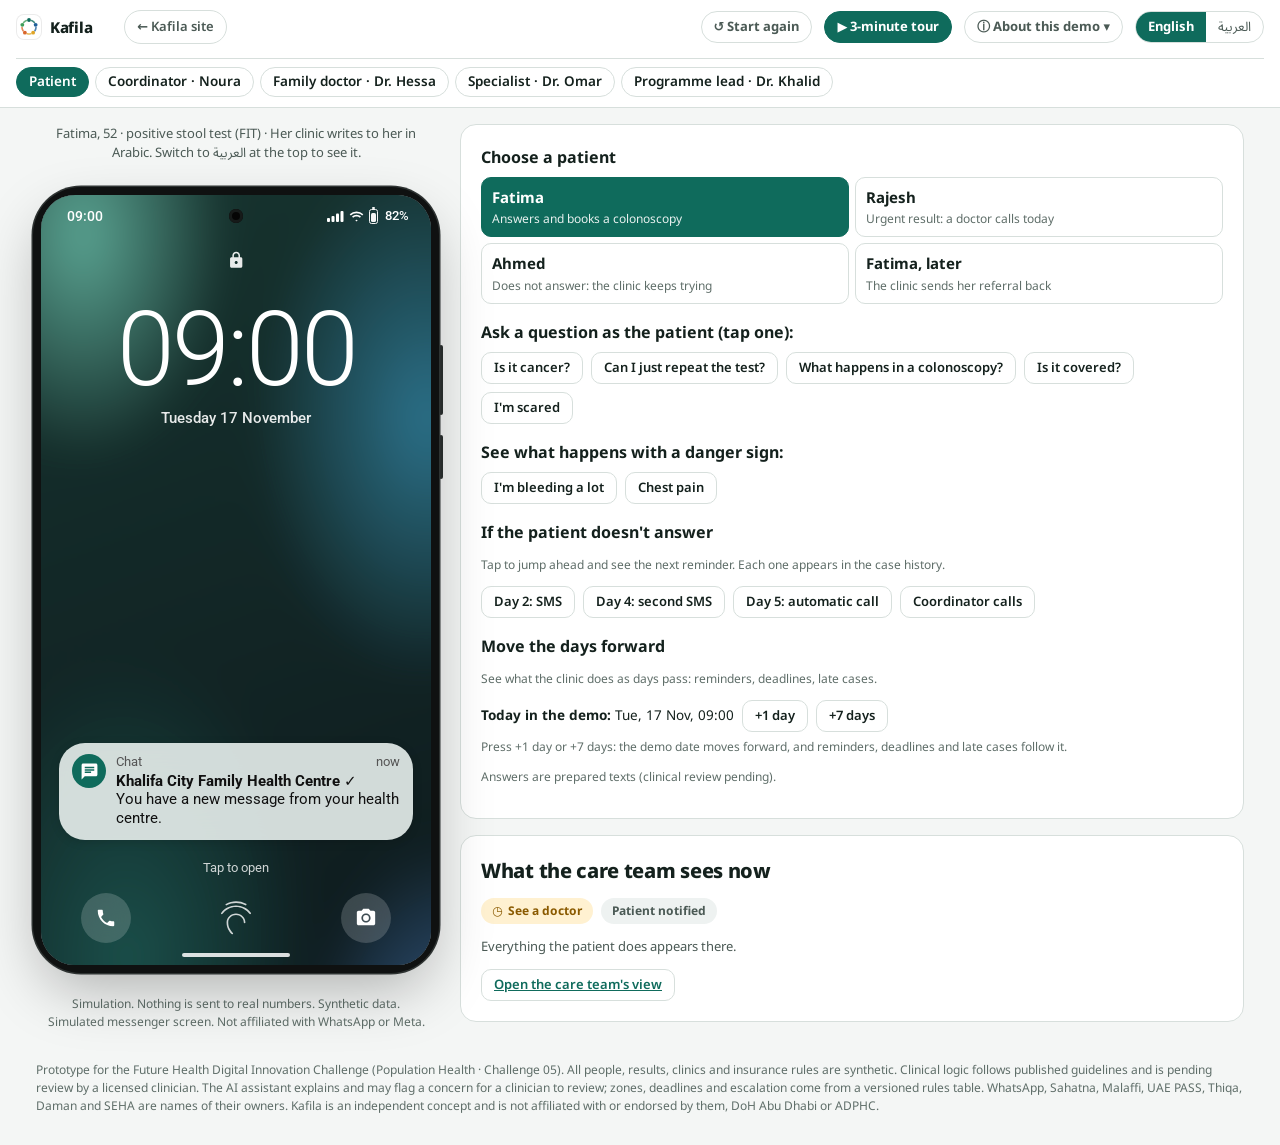
<file: prototype/index.html>
<!doctype html>
<html lang="en">
<head>
<meta charset="utf-8">
<meta name="viewport" content="width=device-width, initial-scale=1">
<title>Kafila</title>
<meta name="description" content="Kafila prototype: from an actionable screening result to documented care. Synthetic data only.">
<link rel="icon" href="img/kafila-favicon.svg" type="image/svg+xml">
<link rel="icon" href="img/kafila-favicon-32.png" sizes="32x32" type="image/png">
<link rel="apple-touch-icon" href="img/kafila-app-icon-180.png">
<link rel="manifest" href="manifest.webmanifest">
<link rel="preconnect" href="https://fonts.googleapis.com">
<link href="https://fonts.googleapis.com/css2?family=Inter:wght@400;600;700;800&family=Roboto:wght@300;400;500;700&family=Noto+Sans+Arabic:wght@400;600;700;800&display=swap" rel="stylesheet">
<link rel="stylesheet" href="css/app.css?v=50">
<link rel="stylesheet" href="css/tokens.css?v=50">
</head>
<body>
<header class="top">
  <div class="logo"><i><img src="img/kafila-mark.svg" alt=""></i>Kafila</div>
  <a class="site-link" href="../" title="Back to the Kafila site">← Kafila site</a>
  <span class="sp"></span>
  <span class="demo-pill">Prototype · synthetic data</span>
  <button class="demo-btn" data-dt="reset" title="Start the demo again from the beginning">↺ Start again</button>
  <button id="tourBtn" class="demo-btn primary-btn" aria-pressed="false" title="Open the 3-minute tour">▶ 3-minute tour</button>
  <span class="pick-wrap"><button id="aboutBtn" class="demo-btn" title="How the demo works and the AI safety test" aria-haspopup="true" aria-expanded="false">ⓘ About<span class="hide-sm"> this demo</span> ▾</button></span>
  <span class="p-lang lang-sw" role="group" aria-label="Language of the patient phone and the tour"><button data-glang="en" aria-pressed="true">English</button><button data-glang="ar" lang="ar" aria-pressed="false">العربية</button></span>
  <nav id="people" class="people" aria-label="Whose screen"></nav>
</header>
<div class="ctrl" aria-label="Demo controls" hidden>
  <label for="role" hidden>Show the screen of</label>
  <select id="role" hidden>
    <option value="patient">Fatima's phone (patient)</option>
    <option value="coordinator">Noura · coordinator</option>
    <option value="gp">Dr. Hessa · family doctor</option>
    <option value="specialist">Dr. Omar · GI specialist</option>
    <option value="clinlead">Dr. Mona · clinical lead</option>
    <option value="lead">Dr. Khalid · programme lead</option>
  </select>
  <label for="lang" hidden>Patient language</label>
  <select id="lang" hidden aria-describedby="langHint" title="Changes the patient's phone screens. Staff screens stay in English."><option value="ar">العربية</option><option value="en">English</option></select>
  <span class="tiny" id="langHint" hidden>(patient phone only)</span>
  <span>Try it yourself: ask a question as the patient, see a danger sign, move days forward to see reminders and deadlines, or reset the demo. <b>Now:</b> <span class="clock" id="clock"></span></span>
  <button id="ff1">+1 day</button><button id="ff7">+7 days</button>
  <button id="reset" title="Start the demo again">Reset demo</button>
</div>
<main id="view"></main>
<p class="foot">Prototype for the Future Health Digital Innovation Challenge (Population Health · Challenge 05). All people, results, clinics and insurance rules are synthetic. Clinical logic follows published guidelines and is pending review by a licensed clinician. The AI assistant explains and may flag a concern for a clinician to review; zones, deadlines and escalation come from a versioned rules table. WhatsApp, Sahatna, Malaffi, UAE PASS, Thiqa, Daman and SEHA are names of their owners. Kafila is an independent concept and is not affiliated with or endorsed by them, DoH Abu Dhabi or ADPHC.</p>
<script src="js/config.js?v=50"></script>
<script src="js/rules.js?v=50"></script>
<script src="js/i18n.js?v=50"></script>
<script src="js/store.js?v=50"></script>
<script src="js/agent.js?v=50"></script>
<script src="js/patient.js?v=50"></script>
<script src="js/team.js?v=50"></script>
<script src="js/tour.js?v=50"></script>
<script src="js/app.js?v=50"></script>
</body>
</html>
</file>
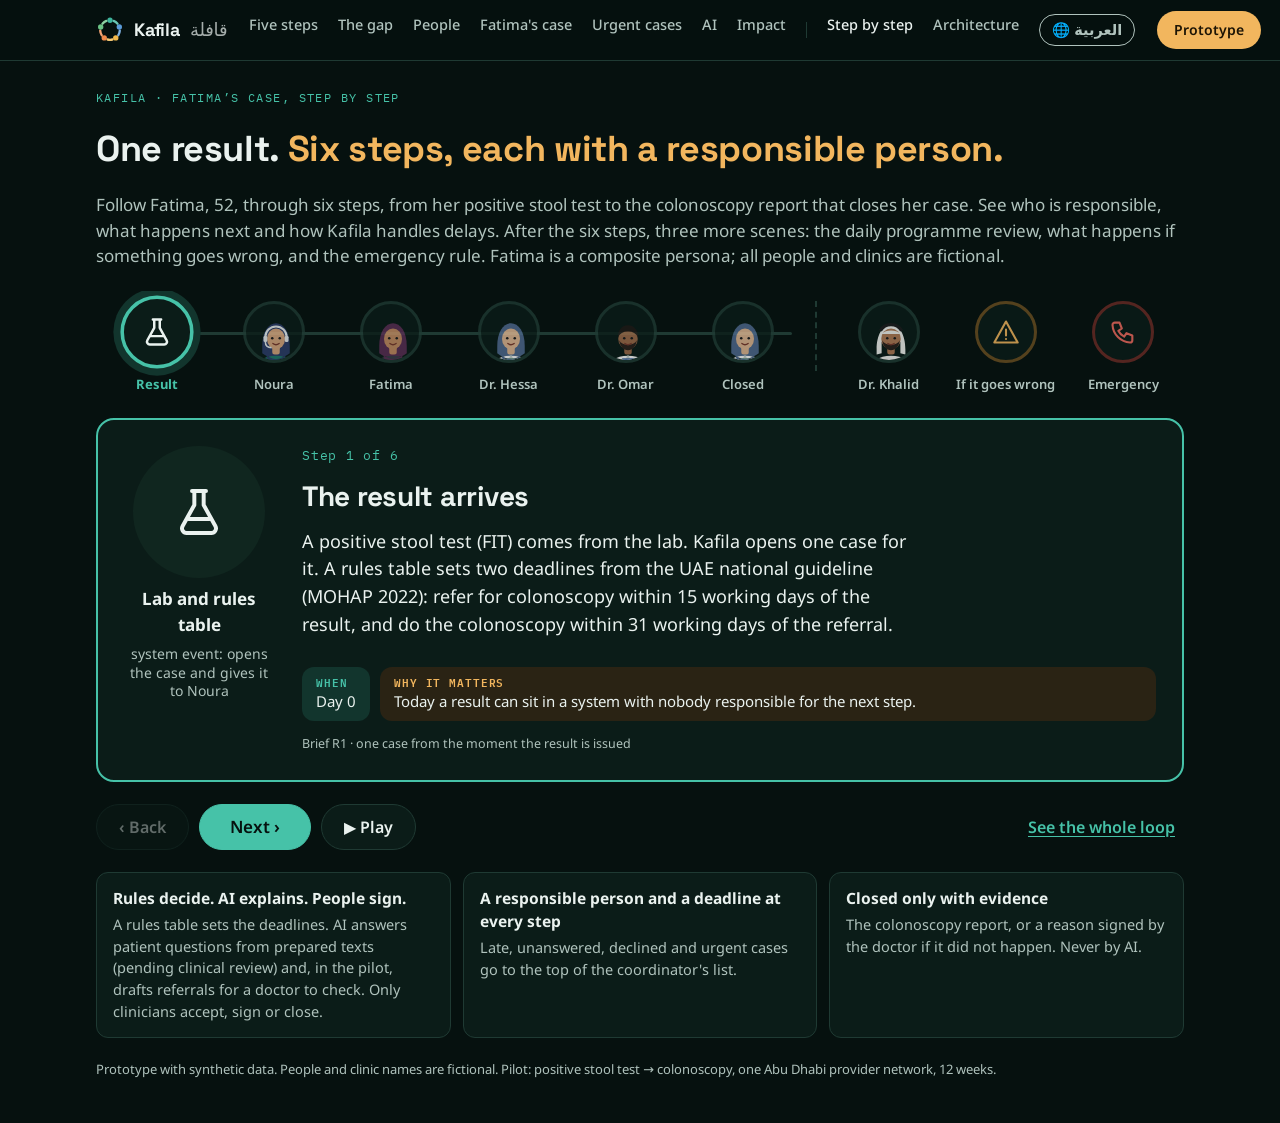
<file: care-loop.html>
<!doctype html>
<html lang="en"><head><meta charset="utf-8"><meta name="viewport" content="width=device-width,initial-scale=1"><title>Fatima’s case, step by step · Kafila</title><link rel="icon" href="data:image/svg+xml,%3Csvg%20xmlns%3D%22http%3A//www.w3.org/2000/svg%22%20viewBox%3D%220%200%20120%20120%22%20width%3D%22120%22%20height%3D%22120%22%20role%3D%22img%22%20aria-label%3D%22Kafila%22%3E%3Cg%20transform%3D%22translate%2860%2060%29%20scale%281.1%29%20translate%28-60%20-60%29%22%3E%3Cg%20id%3D%22mark%22%3E%3Cpath%20d%3D%22M75.19%2022.99%20A40%2040%200%200%201%2090.50%2034.12%22%20fill%3D%22none%22%20stroke%3D%22%23448c80%22%20stroke-width%3D%2213%22%20stroke-linecap%3D%22round%22/%3E%3Cpath%20d%3D%22M99.89%2063.01%20A40%2040%200%200%201%2094.04%2081.01%22%20fill%3D%22none%22%20stroke%3D%22%235082af%22%20stroke-width%3D%2213%22%20stroke-linecap%3D%22round%22/%3E%3Cpath%20d%3D%22M69.47%2098.86%20A40%2040%200%200%201%2050.53%2098.86%22%20fill%3D%22none%22%20stroke%3D%22%23e7b956%22%20stroke-width%3D%2213%22%20stroke-linecap%3D%22round%22/%3E%3Cpath%20d%3D%22M25.96%2081.01%20A40%2040%200%200%201%2020.11%2063.01%22%20fill%3D%22none%22%20stroke%3D%22%23e1885a%22%20stroke-width%3D%2213%22%20stroke-linecap%3D%22round%22/%3E%3Cpath%20d%3D%22M29.50%2034.12%20A40%2040%200%200%201%2044.81%2022.99%22%20fill%3D%22none%22%20stroke%3D%22%2369b37e%22%20stroke-width%3D%2213%22%20stroke-linecap%3D%22round%22/%3E%3Ccircle%20cx%3D%2260.00%22%20cy%3D%2220.00%22%20r%3D%2213%22%20fill%3D%22%230f6b5c%22/%3E%3Ccircle%20cx%3D%2298.04%22%20cy%3D%2247.64%22%20r%3D%2213%22%20fill%3D%22%231f5f99%22/%3E%3Ccircle%20cx%3D%2283.51%22%20cy%3D%2292.36%22%20r%3D%2213%22%20fill%3D%22%23e0a526%22/%3E%3Ccircle%20cx%3D%2236.49%22%20cy%3D%2292.36%22%20r%3D%2213%22%20fill%3D%22%23d9662b%22/%3E%3Ccircle%20cx%3D%2221.96%22%20cy%3D%2247.64%22%20r%3D%2213%22%20fill%3D%22%233f9e5a%22/%3E%3C/g%3E%3C/g%3E%3C/svg%3E">
<link rel="preconnect" href="https://fonts.googleapis.com"><link rel="stylesheet" href="https://fonts.googleapis.com/css2?family=Space+Grotesk:wght@500;600;700&family=Noto+Sans:wght@400;500;600;700&family=IBM+Plex+Mono:wght@500&display=swap">
<style>
/* Layout: one step at a time. A track of people across the top (where we are), one large card below (what happens now),
   Back / Next under the card. A final "whole loop" view shows every step with a one-line caption. Light only, by request. */
:root {
  --bg: #06110f; --card: #0b1c18; --ink: #eaf2ef; --ink-2: #b0c3bd; --line: #1f3a33;
  --green: #46c2a8; --green-2: #12352d; --tile: #10261f; --warn: #f2b65e; --warn-bg: #3a2a12;
  --red: #ef6a5f; --red-bg: #3a1714; --face-bg: #10261f; --sand: #2a2314; --sand-ink: #f2b65e;
  --f-text: "Noto Sans", system-ui, -apple-system, "Segoe UI", sans-serif;
  --f-mono: "IBM Plex Mono", ui-monospace, Menlo, Consolas, monospace;
  color-scheme: dark;
}
* { box-sizing: border-box; }
body { background: var(--bg); color: var(--ink); font-family: var(--f-text); font-size: 16px; line-height: 1.5; }
.wrap { max-width: 1120px; margin: 0 auto; padding-block: 28px 44px; padding-left: max(16px, env(safe-area-inset-left, 0px)); padding-right: max(16px, env(safe-area-inset-right, 0px)); display: grid; gap: 22px; }
.eyebrow { font-family: var(--f-mono); font-size: 12px; letter-spacing: .12em; color: var(--green); text-transform: uppercase; }
h1 { margin: 0; font-size: clamp(26px, 3.4vw, 36px); line-height: 1.15; text-wrap: balance; }
h1, .body h2 { font-family: "Space Grotesk", var(--f-text); letter-spacing: -0.01em; } h1 span { color: #f2b65e; }
.lead { margin: 0; color: var(--ink-2); font-size: 17px; }
button { font: inherit; cursor: pointer; }
button:focus-visible { outline: 3px solid var(--green); outline-offset: 3px; }

/* track */
.trackbox { overflow-x: auto; padding: 10px 2px 4px; }
.trackbox[hidden] { display: none; }
.track .sep { border-left: 2px dashed var(--line); height: 70px; justify-self: center; }
.track { display: grid; grid-template-columns: repeat(6, minmax(84px, 1fr)) 28px repeat(3, minmax(84px, 1fr)); align-items: start; min-width: 860px; position: relative; }
.track::before { content: ""; position: absolute; left: 5%; right: 36%; top: 31px; height: 3px; background: var(--line); border-radius: 2px; }
.node { position: relative; display: grid; justify-items: center; gap: 6px; background: none; border: 0; padding: 0 2px; color: var(--ink-2); }
.node .av { width: 62px; height: 62px; border-radius: 50%; background: var(--card); border: 3px solid var(--line); display: grid; place-items: center; overflow: hidden; transition: transform .2s, border-color .2s, opacity .2s; }
.node .av svg.f { width: 60px; height: 60px; margin-top: 8px; }
.node .av svg.i { width: 28px; height: 28px; fill: none; stroke: var(--ink); stroke-width: 1.8; stroke-linecap: round; stroke-linejoin: round; }
.node b { margin-top: 8px; font-size: 13px; font-weight: 600; line-height: 1.2; text-align: center; }
.node.past .av { border-color: var(--green); }
.node.past b { color: var(--ink); }
.node.now .av { border-color: var(--green); transform: scale(1.18); box-shadow: 0 0 0 6px var(--green-2); }
.node.now b { color: var(--green); font-weight: 700; }
.node.future .av { opacity: .78; }
.node.w .av { border-color: #6b4f22; } .node.w.now .av, .node.w.past .av { border-color: var(--warn); } .node.w.now b { color: var(--warn); } .node.w.now .av { box-shadow: 0 0 0 6px var(--warn-bg); }
.node.r .av { border-color: #6b2b26; } .node.r.now .av, .node.r.past .av { border-color: var(--red); } .node.r.now b { color: var(--red); } .node.r.now .av { box-shadow: 0 0 0 6px var(--red-bg); }
.node.w svg.i { stroke: var(--warn); } .node.r svg.i { stroke: var(--red); }

/* step card */
.stage { background: var(--card); border: 2px solid var(--green); border-radius: 18px; padding: 26px; display: grid; grid-template-columns: 150px minmax(0, 1fr); gap: 28px; min-height: 330px; }
.stage[hidden] { display: none; }
.stage.w { border-color: var(--warn); } .stage.r { border-color: var(--red); }
.who { display: grid; justify-items: center; align-content: start; gap: 8px; text-align: center; }
.who .big { width: 132px; height: 132px; border-radius: 50%; background: var(--face-bg); display: grid; place-items: center; overflow: hidden; }
.who .big svg.f { width: 128px; height: 128px; margin-top: 16px; }
.who .big svg.i { width: 56px; height: 56px; fill: none; stroke: var(--ink); stroke-width: 1.7; stroke-linecap: round; stroke-linejoin: round; }
.stage.w .who .big { background: var(--warn-bg); } .stage.w .who .big svg.i { stroke: var(--warn); }
.stage.r .who .big { background: var(--red-bg); } .stage.r .who .big svg.i { stroke: var(--red); }
.who b { font-size: 17px; } .who span { font-size: 14px; color: var(--ink-2); line-height: 1.3; }
.body { display: grid; gap: 14px; align-content: start; min-width: 0; }
.stepno { font-family: var(--f-mono); font-size: 13px; color: var(--green); letter-spacing: .06em; }
.stage.w .stepno { color: var(--warn); } .stage.r .stepno { color: var(--red); }
.body h2 { margin: 0; font-size: clamp(22px, 2.6vw, 28px); line-height: 1.2; }
.body .what { margin: 0; font-size: 18px; line-height: 1.55; max-width: 62ch; }
.facts { display: flex; flex-wrap: wrap; gap: 10px; }
.facts > div { border-radius: 12px; padding: 8px 14px; font-size: 15px; display: grid; gap: 1px; }
.facts small { font: 600 11px/1.3 var(--f-mono); letter-spacing: .08em; text-transform: uppercase; }
.f-when { background: var(--green-2); } .f-when small { color: var(--green); }
.f-why { background: var(--sand); flex: 1 1 320px; } .f-why small { color: var(--sand-ink); }
.helps { display: flex; flex-wrap: wrap; gap: 8px; align-items: center; font-size: 15px; }
.helps .lab { font-weight: 700; margin-right: 2px; }
.helps .chip { display: inline-flex; align-items: center; gap: 6px; border: 1.5px dashed var(--green); background: var(--green-2); border-radius: 99px; padding: 4px 12px; }
.helps .chip.person { border-style: solid; background: var(--card); }
.minis { display: grid; grid-template-columns: repeat(2, minmax(0, 1fr)); gap: 10px; }
.minis div { background: var(--warn-bg); border: 1px solid #5a4320; border-radius: 12px; padding: 10px 14px; display: grid; gap: 2px; }
.minis b { color: var(--warn); font-size: 16px; } .minis span { font-size: 14.5px; color: var(--ink-2); }
.req { font-size: 12.5px; color: var(--ink-2); }
@media (max-width: 720px) { .stage { grid-template-columns: 1fr; padding: 20px; gap: 16px; } .who { grid-template-columns: auto 1fr; justify-items: start; text-align: start; align-items: center; } .who .big { width: 84px; height: 84px; grid-row: span 2; } .who .big svg.f { width: 82px; height: 82px; margin-top: 10px; } .minis { grid-template-columns: 1fr; } }

/* controls */
.ctrl { display: flex; align-items: center; gap: 10px; flex-wrap: wrap; }
.ctrl button { min-height: 46px; border-radius: 99px; padding: 0 22px; border: 1.5px solid var(--line); background: var(--card); color: var(--ink); font-weight: 600; }
.ctrl .next { background: var(--green); color: #06110f; border-color: var(--green); font-size: 17px; padding: 0 30px; }
.ctrl .next.pulse { animation: pulse 1.8s ease-in-out infinite; }
@keyframes pulse { 0%, 100% { box-shadow: 0 0 0 0 rgba(23, 102, 58, .35); } 50% { box-shadow: 0 0 0 10px rgba(23, 102, 58, 0); } }
@media (prefers-reduced-motion: reduce) { .ctrl .next.pulse { animation: none; } .node .av { transition: none; } }
.ctrl button:disabled { opacity: .4; cursor: default; }
.ctrl button[hidden] { display: none; }
.ctrl .sp { flex: 1; }
.ctrl .ghost { border-color: transparent; background: transparent; color: var(--green); text-decoration: underline; text-underline-offset: 3px; padding: 0 8px; }

/* whole loop view */
.whole { display: grid; gap: 16px; }
.whole[hidden] { display: none; }
.wtrack { display: grid; grid-template-columns: repeat(6, minmax(0, 1fr)); gap: 10px; position: relative; }
.wtrack::before { content: ""; position: absolute; left: 7%; right: 7%; top: 58px; height: 3px; background: var(--green); opacity: .45; }
.wn { position: relative; display: grid; justify-items: center; align-content: start; gap: 6px; text-align: center; background: var(--card); border: 1px solid var(--line); border-radius: 14px; padding: 12px 8px 14px; }
.wn .av { width: 56px; height: 56px; border-radius: 50%; background: var(--face-bg); display: grid; place-items: center; overflow: hidden; position: relative; z-index: 1; }
.wn .av svg.f { width: 54px; height: 54px; margin-top: 7px; }
.wn .av svg.i { width: 26px; height: 26px; fill: none; stroke: var(--ink); stroke-width: 1.8; stroke-linecap: round; stroke-linejoin: round; }
.wn .k { font: 600 12px/1 var(--f-mono); color: var(--green); }
.wn b { font-size: 14px; line-height: 1.25; }
.wn em { font-style: normal; font-family: var(--f-mono); font-size: 11px; color: var(--green); background: var(--green-2); border-radius: 99px; padding: 1px 8px; }
.wrow { display: grid; grid-template-columns: minmax(0, 1fr) minmax(0, 1.4fr) minmax(0, 1fr); gap: 10px; }
.wbox { border-radius: 14px; padding: 14px 16px; display: grid; gap: 8px; align-content: start; }
.wbox.w { background: var(--warn-bg); border: 1px dashed var(--warn); } .wbox.r { background: var(--red-bg); border: 1px solid var(--red); }
.wbox.l { background: var(--card); border: 1px solid var(--line); }
.wbox h3 { margin: 0; font-size: 15px; } .wbox.w h3 { color: var(--warn); } .wbox.r h3 { color: var(--red); }
.wbox ul { margin: 0; padding-left: 18px; display: grid; gap: 3px; font-size: 14px; color: var(--ink-2); }
.wbox ul b { color: var(--ink); }
.wbox p { margin: 0; font-size: 14px; color: var(--ink-2); }
@media (max-width: 900px) { .wtrack { grid-template-columns: repeat(2, minmax(0, 1fr)); } .wtrack::before { display: none; } .wrow { grid-template-columns: 1fr; } }

.principles { display: grid; grid-template-columns: repeat(3, minmax(0, 1fr)); gap: 12px; }
.principles div { background: var(--card); border: 1px solid var(--line); border-radius: 12px; padding: 14px 16px; font-size: 14.5px; color: var(--ink-2); }
.principles b { display: block; color: var(--ink); font-size: 15.5px; margin-bottom: 4px; }
@media (max-width: 760px) { .principles { grid-template-columns: 1fr; } }
.foot { font-size: 13px; color: var(--ink-2); margin: 0; }

.topbar { display: flex; align-items: center; gap: 12px 20px; flex-wrap: wrap; font-size: 15px; padding: 14px 0; border-bottom: 1px solid var(--line); }
.topbar a { color: var(--ink-2); font-weight: 500; text-decoration: none; } .topbar a { font-size: 14.5px; } .topbar a:hover { color: var(--ink); text-decoration: none; } .topbar .home { font: 700 18px/1 "Space Grotesk", var(--f-text); } .topbar a.proto { background: #f2b65e; color: #1d1405; font-weight: 600; border-radius: 999px; padding: 8px 16px; } .topbar a.proto:hover { text-decoration: none; background: #f6c47b; }
.topbar a:hover { text-decoration: underline; text-underline-offset: 3px; }
.topbar .home { display: inline-flex; align-items: center; gap: 8px; color: var(--ink); }
.topbar .sp { flex: 1; }
:root { --night: #06110f; --teal: #46c2a8; --amber: #f2b65e; --display: "Space Grotesk", "Segoe UI", system-ui, sans-serif; --text: "Noto Sans", "Segoe UI", system-ui, sans-serif; --mono: "IBM Plex Mono", ui-monospace, monospace; }
/* top bar */
.top { position: sticky; top: env(safe-area-inset-top, 0px); z-index: 20; background: color-mix(in srgb, var(--night) 88%, transparent); backdrop-filter: blur(8px); border-bottom: 1px solid var(--line); }
.top .topin { display: flex; align-items: center; gap: 22px; height: 60px; }
.logo { display: flex; align-items: center; gap: 10px; font: 700 18px/1 var(--display); color: var(--ink); text-decoration: none; letter-spacing: -0.01em; }
.logo i.mk { background: none; }
.logo i { width: 28px; height: 28px; border-radius: 8px; background: var(--teal); color: var(--night); display: grid; place-items: center; font-style: normal; font-size: 16px; }
.top nav { display: flex; gap: 20px; margin-left: auto; }
.top nav .navsep { width: 1px; height: 16px; background: var(--line); align-self: center; }
.top nav a { color: var(--ink-2); text-decoration: none; font-size: 14.5px; font-weight: 500; }
.top nav a:hover { color: var(--ink); }
.btn { display: inline-flex; align-items: center; gap: 8px; min-height: 44px; padding: 0 20px; border-radius: 999px; font: 600 15px/1 var(--text); text-decoration: none; border: 1.5px solid transparent; cursor: pointer; }
.btn.solid { background: var(--amber); color: #1d1405; }
.btn.solid:hover { background: #f6c47b; }
.btn.line { border-color: var(--line); color: var(--ink); background: transparent; }
.btn.line:hover { border-color: var(--teal); }
.top .btn { min-height: 38px; padding: 0 16px; font-size: 14px; }
@media (max-width: 860px) { .top nav { display: none; } .top .btn { margin-left: auto; } }
.menubtn { display: none; }
@media (max-width: 860px) { .menubtn { display: inline-flex; align-items: center; white-space: nowrap; margin-left: auto; min-height: 38px; padding: 0 14px; border-radius: 999px; border: 1px solid var(--line); background: transparent; color: var(--ink); font: inherit; font-size: 14px; font-weight: 600; cursor: pointer; } .top .btn { margin-left: 8px; } .top nav.open { display: flex; position: absolute; top: 100%; left: 0; right: 0; flex-direction: column; gap: 14px; padding: 14px 20px 18px; background: var(--night); border-bottom: 1px solid var(--line); } .top nav.open .navsep { width: 100%; height: 1px; } }
@media (max-width: 420px) { .top .topin, .top .wrap { gap: 10px; } .top .btn { padding: 0 12px; margin-left: 6px; } .menubtn { padding: 0 10px; } }
@media (max-width: 360px) { .top .topin, .top .wrap { gap: 8px; } .top .btn { padding: 0 10px; font-size: 13px; } .menubtn { padding: 0 8px; font-size: 13px; } }


.top .topin { max-width: 1120px; margin: 0 auto; padding-left: max(16px, env(safe-area-inset-left, 0px)); padding-right: max(16px, env(safe-area-inset-right, 0px)); }
.top nav a.on { color: var(--ink); }
</style>
<style>body{margin:0}[hidden]{display:none!important}</style><style id="navnowrap">@media (min-width:1000px){#sitenav a{white-space:nowrap}} .top a.cta,.top .btn{white-space:nowrap}</style>
</head><body>


<header class="top">
  <div class="topin">
    <a class="logo" href="index.html"><i class="mk"><svg width="28" height="28" xmlns="http://www.w3.org/2000/svg" viewBox="0 0 120 120" aria-hidden="true"><g id="mark"><path d="M75.61 21.01 A42 42 0 0 1 92.26 33.10" fill="none" stroke="#69c5b3" stroke-width="10" stroke-linecap="round"/><path d="M101.91 62.80 A42 42 0 0 1 95.55 82.37" fill="none" stroke="#7fb1e1" stroke-width="10" stroke-linecap="round"/><path d="M70.29 100.72 A42 42 0 0 1 49.71 100.72" fill="none" stroke="#f5c873" stroke-width="10" stroke-linecap="round"/><path d="M24.45 82.37 A42 42 0 0 1 18.09 62.80" fill="none" stroke="#f3a473" stroke-width="10" stroke-linecap="round"/><path d="M27.74 33.10 A42 42 0 0 1 44.39 21.01" fill="none" stroke="#8cd1a1" stroke-width="10" stroke-linecap="round"/><circle cx="60.00" cy="18.00" r="11.5" fill="#3fb59d"/><circle cx="99.94" cy="47.02" r="11.5" fill="#5b9bd8"/><circle cx="84.69" cy="93.98" r="11.5" fill="#f2b84b"/><circle cx="35.31" cy="93.98" r="11.5" fill="#f08a4b"/><circle cx="20.06" cy="47.02" r="11.5" fill="#6cc486"/></g></svg></i>Kafila <span lang="ar" dir="rtl" style="opacity:.7;font-weight:500">قافلة</span></a>
    <nav id="sitenav" aria-label="Sections">
      <a href="index.html#what">Five steps</a><a href="index.html#why">The gap</a><a href="index.html#who">People</a><a href="index.html#how">Fatima's case</a><a href="index.html#safety">Urgent cases</a><a href="index.html#ai">AI</a><a href="index.html#pilot">Impact</a><span class="navsep" aria-hidden="true"></span><a href="care-loop.html" class="on" aria-current="page">Step by step</a><a href="architecture.html">Architecture</a><a href="index-ar.html" style="font-weight:700;border:1px solid currentColor;border-radius:999px;padding:4px 12px;white-space:nowrap" title="Arabic version">🌐 <span lang="ar">العربية</span></a>
    </nav>
    <button class="menubtn" id="menubtn" aria-expanded="false" aria-controls="sitenav">Menu</button>
    <a class="btn solid" href="prototype/" target="_blank" rel="noopener">Prototype</a>
  </div>
</header>
<div class="wrap">
  <div class="eyebrow">Kafila · Fatima’s case, step by step</div>
  <h1>One result. <span>Six steps, each with a responsible person.</span></h1>
  <p class="lead">Follow Fatima, 52, through six steps, from her positive stool test to the colonoscopy report that closes her case. See who is responsible, what happens next and how Kafila handles delays. After the six steps, three more scenes: the daily programme review, what happens if something goes wrong, and the emergency rule. Fatima is a composite persona; all people and clinics are fictional.</p>

  <div class="trackbox" id="trackbox"><div class="track" id="track" role="tablist" aria-label="Steps"></div></div>

  <section class="stage" id="stage" role="tabpanel" aria-live="polite">
    <div class="who"><div class="big" id="sBig"></div><b id="sWho"></b><span id="sRole"></span></div>
    <div class="body">
      <span class="stepno" id="sNo"></span>
      <h2 id="sTitle"></h2>
      <p class="what" id="sWhat"></p>
      <div id="sExtra"></div>
      <div class="facts" id="sFacts"></div>
      <span class="req" id="sReq"></span>
    </div>
  </section>

  <div class="whole" id="whole" hidden>
    <div class="wtrack" id="wtrack"></div>
    <div class="wrow">
      <div class="wbox l"><h3>Daily programme review</h3><p id="wlead"></p></div>
      <div class="wbox w"><h3>If something goes wrong</h3><ul id="wexc"></ul></div>
      <div class="wbox r"><h3>Emergency, at any moment</h3><p>First: “Call 998 now for an ambulance”, a fixed screen, no AI. Separately: her care team is alerted and a doctor calls her the same day. The 998 button is on every screen of her app.</p></div>
    </div>
  </div>

  <div class="ctrl">
    <button id="prev">‹ Back</button>
    <button id="next" class="next pulse">Next ›</button>
    <button id="play">▶ Play</button>
    <span class="sp"></span>
    <button id="toggle" class="ghost">See the whole loop</button>
  </div>

  <div class="principles">
    <div><b>Rules decide. AI explains. People sign.</b>A rules table sets the deadlines. AI answers patient questions from prepared texts (pending clinical review) and, in the pilot, drafts referrals for a doctor to check. Only clinicians accept, sign or close.</div>
    <div><b>A responsible person and a deadline at every step</b>Late, unanswered, declined and urgent cases go to the top of the coordinator's list.</div>
    <div><b>Closed only with evidence</b>The colonoscopy report, or a reason signed by the doctor if it did not happen. Never by AI.</div>
  </div>
  <p class="foot">Prototype with synthetic data. People and clinic names are fictional. Pilot: positive stool test → colonoscopy, one Abu Dhabi provider network, 12 weeks.</p>
</div>

<script>
(function () {
  const I = {
    lab: '<path d="M9 3h6M10 3v6l-5 9a2 2 0 0 0 1.8 3h10.4a2 2 0 0 0 1.8-3l-5-9V3"/><path d="M7.5 15h9"/>',
    warn: '<path d="M12 3l10 18H2z"/><path d="M12 10v5M12 18h.01"/>',
    sos: '<path d="M5 4h4l2 5-3 2a11 11 0 0 0 5 5l2-3 5 2v4a2 2 0 0 1-2 2A16 16 0 0 1 3 6a2 2 0 0 1 2-2"/>'
  };
  // Simple illustrated faces (fictional people).
  function face(f) {
    const s = [];
    const top = f.top === "coat" ? "#ffffff" : f.top;
    if (f.head === "scarf") s.push(`<path d="M13 27c0-11 5-18 11-18s11 7 11 18v6c-3 2.5-7 3.5-11 3.5s-8-1-11-3.5z" fill="${f.scarf}"/>`);
    if (f.head === "ghutra") s.push(`<path d="M12.5 30c0-12 5-20 11.5-20s11.5 8 11.5 20v4l-4-1v-9c-2 2-5 3-7.5 3s-5.5-1-7.5-3v9l-4 1z" fill="#f4f4f1"/>`);
    s.push(`<path d="M6 50c0-10 8-15 18-15s18 5 18 15z" fill="${top}"/>`);
    if (f.top === "coat") s.push(`<path d="M24 35l-5 15M24 35l5 15" stroke="#c9d3cf" stroke-width="1.4"/><path d="M19 37l5 6 5-6" fill="${f.extra === "steth" ? "#5f8f7a" : "#4a6fa5"}"/>`);
    if (f.head === "scarf") s.push(`<path d="M16 34c2 2.5 5 3.5 8 3.5s6-1 8-3.5l-2 6h-12z" fill="${f.scarf}"/>`);
    s.push(`<rect x="21" y="27" width="6" height="7" rx="2" fill="${f.skin}"/>`);
    s.push(`<ellipse cx="24" cy="21.5" rx="${f.head === "scarf" ? 7.2 : 7.8}" ry="8.4" fill="${f.skin}"/>`);
    if (f.head === "hair") s.push(`<path d="M16 20c0-6 3.5-9.5 8-9.5s8 3.5 8 9.5c-1.5-3-4-4.5-8-4.5s-6.5 1.5-8 4.5z" fill="${f.hair}"/>`);
    if (f.head === "ghutra") s.push(`<path d="M15.5 15c2-3.5 5-5 8.5-5s6.5 1.5 8.5 5" stroke="#1d1d1f" stroke-width="2.6" fill="none"/><path d="M16 17.5c2.5-2 5-2.8 8-2.8s5.5.8 8 2.8" fill="#f4f4f1"/>`);
    if (f.extra === "beard") s.push(`<path d="M17 22.5c.5 5 3.5 8 7 8s6.5-3 7-8c-1 2.5-3.5 3.5-7 3.5s-6-1-7-3.5z" fill="#2a211c"/>`);
    s.push(`<circle cx="21" cy="21" r="1" fill="#1d1d1f"/><circle cx="27" cy="21" r="1" fill="#1d1d1f"/><path d="M21.5 25.2c1.5 1.2 3.5 1.2 5 0" stroke="#7a3b2e" stroke-width="1.1" fill="none" stroke-linecap="round"/>`);
    if (f.extra === "steth") s.push(`<path d="M20 37c-1 5 1 8 4 8s5-3 4-8" stroke="#3d4a46" stroke-width="1.3" fill="none"/><circle cx="24" cy="45" r="1.6" fill="#3d4a46"/>`);
    if (f.extra === "headset") s.push(`<path d="M15.5 20a8.5 8.5 0 0 1 17 0" stroke="#e9eef0" stroke-width="1.6" fill="none"/><rect x="14" y="19" width="3" height="5" rx="1.2" fill="#e9eef0"/><rect x="31" y="19" width="3" height="5" rx="1.2" fill="#e9eef0"/><path d="M15.5 24c0 3 2 4.5 5 4.5" stroke="#e9eef0" stroke-width="1.2" fill="none"/>`);
    if (f.extra === "phone") s.push(`<rect x="30" y="38" width="6.5" height="10" rx="1.4" fill="#1d1d1f"/><rect x="31" y="39.3" width="4.5" height="7" rx=".6" fill="#7fd1a8"/>`);
    return `<svg class="f" viewBox="0 0 48 48" aria-hidden="true">${s.join("")}</svg>`;
  }
  const ico = (k) => `<svg class="i" viewBox="0 0 24 24" aria-hidden="true">${I[k]}</svg>`;
  const F = {
    fatima: { skin: "#c48d63", head: "scarf", scarf: "#5a2f55", top: "#3b3f4a", extra: "phone" },
    noura: { skin: "#d9a77f", head: "scarf", scarf: "#2d3e6b", top: "#1f7a6d", extra: "headset" },
    hessa: { skin: "#e2b893", head: "scarf", scarf: "#4f6a8f", top: "coat", extra: "steth" },
    omar: { skin: "#9c6b4a", head: "hair", hair: "#1f1a17", top: "coat", extra: "beard" },
    khalid: { skin: "#b07b56", head: "ghutra", top: "#f4f4f1", extra: "beard" }
  };

  const S = [
    { pic: ico("lab"), tag: "Result", short: "Result arrives", who: "Lab and rules table", role: "system event: opens the case and gives it to Noura", title: "The result arrives", what: "A positive stool test (FIT) comes from the lab. Kafila opens one case for it. A rules table sets two deadlines from the UAE national guideline (MOHAP 2022): refer for colonoscopy within 15 working days of the result, and do the colonoscopy within 31 working days of the referral.", when: "Day 0", why: "Today a result can sit in a system with nobody responsible for the next step.", req: "Brief R1 · one case from the moment the result is issued" },
    { pic: face(F.noura), tag: "Noura", short: "Noura takes the case", who: "Noura", role: "coordinator", title: "Noura takes the case", what: "Noura becomes responsible for the case. She sees all her cases; the ones that need a person (late, unanswered, declined or urgent) go to the top of her list.", when: "Day 0", why: "Someone is responsible at every moment. Coordinators can prioritise the cases that need attention.", req: "Brief R2 · a named responsible person and a deadline for each step" },
    { pic: face(F.fatima), tag: "Fatima", short: "Fatima reads her result and chooses a time", who: "Fatima", role: "patient, 52", title: "Fatima reads her result and chooses a time", what: "Her clinic sends a WhatsApp notification in her language. She opens a secure link and reads her result in plain words: what happens next and by when. She chooses a Saturday time with a female doctor; the app shows what her plan usually covers. The time is held, not yet confirmed, until the clinic accepts the referral.", when: "Day 0–2", why: "People drop out when they are scared or can't find a slot that fits their life.", helps: [["AI chat", "\"Is it cancer? Does it hurt? Who pays?\" Answers from prepared texts, day or night. No diagnosis", ""], ["Nurse Layla", "calls her if she wants to talk to a nurse", "person"]], req: "Brief R3 · her language, understanding checked" },
    { pic: face(F.hessa), tag: "Dr. Hessa", short: "Dr. Hessa refers", who: "Dr. Hessa", role: "family doctor", title: "Dr. Hessa sends the referral", what: "In the demo, Kafila fills a referral template from the case. In the pilot, AI drafts the referral. Dr. Hessa reviews and signs it. She can message the specialist within the case.", when: "Day 2–5", why: "The clinic receives a structured referral, with fewer missing details and less back-and-forth.", helps: [["Draft referral", "she reviews and signs", ""], ["Message the specialist", "a question to Dr. Omar inside the case", "person"]], req: "Brief R4 · hand-off between clinics" },
    { pic: face(F.omar), tag: "Dr. Omar", short: "The clinic accepts the referral and does the colonoscopy", who: "Dr. Omar", role: "gastroenterologist, receiving clinic", title: "The clinic accepts the referral and does the colonoscopy", what: "Dr. Omar reviews the referral for his clinic and accepts it, or declines with a reason. Once accepted, Fatima's appointment is confirmed. The female doctor she chose performs the colonoscopy, and the report goes back to Dr. Hessa. If the clinic declines, Dr. Hessa picks another clinic within 2 working days and Fatima chooses a new time.", when: "Within 31 working days of referral", why: "Referrals can be delayed or lost in hand-offs between providers. Here the hand-off is confirmed.", req: "Brief R4 · the receiving clinic accepts" },
    { pic: face(F.hessa), tag: "Closed", short: "Dr. Hessa closes with the report", who: "Dr. Hessa", role: "family doctor", title: "Dr. Hessa closes the case", what: "After reviewing the report with Fatima, Dr. Hessa records the outcome: colonoscopy done, report received, and any follow-up she arranges. If the colonoscopy did not happen, for example because Fatima declined, she closes the case with a reason she signs. The AI cannot close a case.", when: "After the report", why: "Without a recorded outcome nobody knows whether care happened.", req: "Brief R5 · closed only with evidence" },
    { pic: face(F.khalid), tag: "Dr. Khalid", short: "Dr. Khalid sees the programme", who: "Dr. Khalid", role: "programme lead", title: "Dr. Khalid sees the whole programme", what: "His dashboard shows which cases have stalled and why, and the gaps by language and insurance. When 75% of the time for any open step has passed, Kafila alerts him.", when: "Every day", why: "The programme can fix causes, not just single cases.", req: "Brief R6 · closure and impact measures" },
    { pic: ico("warn"), tag: "If it goes wrong", kind: "w", who: "Noura and Dr. Hessa", role: "act on it", title: "If something goes wrong", what: "Each problem has a rule and a person who acts.", minis: [["No reply", "Counting from the first message: an SMS on day 2 and day 4, an automated call on day 5. Then Noura calls her, then the clinic sends a letter"], ["Clinic says no", "The clinic gives a reason. Dr. Hessa picks another clinic within 2 working days"], ["Missed the visit", "Noura offers a new time within 24 hours. If Fatima misses a second appointment, Dr. Hessa calls her"], ["Running late", "When 75% of the time for an open step has passed, Kafila alerts Dr. Khalid. After the deadline the case is marked overdue"]], when: "Any time", why: "Silence and missed hand-offs are how people get lost.", req: "Brief R2 · timely progression" },
    { pic: ico("sos"), tag: "Emergency", kind: "r", who: "No AI", role: "fixed safety rule", title: "Emergency, at any moment", what: "If Fatima writes “chest pain” or “a lot of blood”, a fixed screen appears at once: “Call 998 now for an ambulance.” No AI answers. Separately, her care team is alerted and a doctor calls her the same day. The 998 button is on every screen of her app, so she never depends on the words being recognised.", when: "At any moment", why: "Danger words in Arabic and English are checked before any AI answer.", req: "Brief R5 · safe escalation" }
  ];

  const $ = (id) => document.getElementById(id);
  const track = $("track");
  track.innerHTML = S.map((s, i) => (i === 6 ? '<span class="sep" aria-hidden="true"></span>' : "") + `<button class="node ${s.kind || ""}" role="tab" aria-controls="stage" data-i="${i}" aria-label="${i < 6 ? "Step " + (i + 1) + ": " : ""}${s.title}"><span class="av">${s.pic}</span><b>${s.tag}</b></button>`).join("");
  const nodes = [...track.querySelectorAll(".node")];

  let cur = 0, timer = null;
  function render() {
    const s = S[cur], st = $("stage");
    st.className = "stage " + (s.kind || "");
    $("sBig").innerHTML = s.pic; $("sWho").textContent = s.who; $("sRole").textContent = s.role;
    $("sNo").textContent = cur < 6 ? `Step ${cur + 1} of 6` : ["Watching the programme", "When something goes wrong", "Safety rule"][cur - 6];
    $("sTitle").textContent = s.title; $("sWhat").textContent = s.what;
    let extra = "";
    if (s.helps) extra = `<div class="helps"><span class="lab">Who helps:</span>${s.helps.map(([a, b, c]) => `<span class="chip ${c}"><b>${a}</b> ${b}</span>`).join("")}</div>`;
    if (s.minis) extra = `<div class="minis">${s.minis.map(([a, b]) => `<div><b>${a}</b><span>${b}</span></div>`).join("")}</div>`;
    $("sExtra").innerHTML = extra;
    $("sFacts").innerHTML = `<div class="f-when"><small>When</small>${s.when}</div><div class="f-why"><small>Why it matters</small>${s.why}</div>`;
    $("sReq").textContent = s.req;
    nodes.forEach((n, i) => { n.classList.toggle("past", i < cur); n.classList.toggle("now", i === cur); n.classList.toggle("future", i > cur); n.setAttribute("aria-selected", String(i === cur)); n.tabIndex = i === cur ? 0 : -1; });
    $("prev").disabled = cur === 0;
    const atEnd = cur === 5 || cur === S.length - 1;
    $("next").textContent = atEnd ? "See the whole loop ›" : "Next ›";
    $("toggle").hidden = atEnd;
    const n = nodes[cur], box = $("trackbox");
    if (box.scrollWidth > box.clientWidth) box.scrollTo({ left: n.offsetLeft - box.clientWidth / 2 + n.offsetWidth / 2, behavior: "smooth" });
  }
  function showWhole(on) {
    $("whole").hidden = !on; $("stage").hidden = on; $("trackbox").hidden = on;
    $("toggle").textContent = on ? "Back to the steps" : "See the whole loop"; if (on) $("toggle").hidden = false;
    $("prev").hidden = on; $("next").hidden = on; $("play").hidden = on;
    if (!on) render();
  }
  function toView(el) { const r = el.getBoundingClientRect(), top = 76; if (r.top < top || r.top > innerHeight * 0.5) scrollTo({ top: scrollY + r.top - top, behavior: matchMedia("(prefers-reduced-motion: reduce)").matches ? "auto" : "smooth" }); }
  function stopPlay() { clearInterval(timer); timer = null; $("play").textContent = "▶ Play"; }
  $("next").onclick = () => { $("next").classList.remove("pulse"); stopPlay(); if (cur === 5 || cur === S.length - 1) { showWhole(true); return toView($("whole")); } cur++; render(); toView($("stage")); };
  $("prev").onclick = () => { stopPlay(); if (cur > 0) { cur--; render(); toView($("stage")); } };
  $("play").onclick = () => {
    $("next").classList.remove("pulse");
    if (timer) return stopPlay();
    if (cur >= 5) { cur = 0; render(); }
    $("play").textContent = "❚❚ Pause";
    timer = setInterval(() => { if (cur >= 5) { stopPlay(); $("play").textContent = "↺ Replay"; return; } cur++; render(); }, 7000);
  };
  $("toggle").onclick = () => { stopPlay(); const on = $("whole").hidden; showWhole(on); toView(on ? $("whole") : $("stage")); };
  track.addEventListener("click", (e) => { const b = e.target.closest(".node"); if (!b) return; stopPlay(); $("next").classList.remove("pulse"); cur = +b.dataset.i; render(); });
  track.addEventListener("keydown", (e) => {
    const n0 = e.target.closest(".node"), base = n0 ? +n0.dataset.i : cur;
    const k = { ArrowRight: base + 1, ArrowLeft: base - 1, Home: 0, End: S.length - 1 }[e.key];
    if (k === undefined) return; e.preventDefault(); e.stopPropagation(); stopPlay();
    cur = Math.max(0, Math.min(S.length - 1, k)); render(); nodes[cur].focus();
  });
  addEventListener("keydown", (e) => { if (!$("whole").hidden || e.target.closest && e.target.closest(".track")) return; if (e.key === "ArrowRight" && cur < S.length - 1 && cur !== 5) $("next").click(); if (e.key === "ArrowLeft") $("prev").click(); });

  // Whole loop view: the seven steps with one line each, then the two safety boxes.
  $("wtrack").innerHTML = S.slice(0, 6).map((s, i) => `<div class="wn"><span class="k">${i + 1}</span><span class="av">${s.pic}</span><b>${s.short}</b><em>${s.when}</em></div>`).join("");
  $("wlead").textContent = S[6].what;
  $("wexc").innerHTML = S[7].minis.map(([a, b]) => `<li><b>${a}:</b> ${b}</li>`).join("");
  if (location.hash === "#whole") showWhole(true); else render();
})();
</script>
<script>(function(){var b=document.getElementById("menubtn"),n=document.querySelector(".top nav");if(!b||!n)return;b.onclick=function(){var o=n.classList.toggle("open");b.setAttribute("aria-expanded",String(o));b.textContent=o?"Close ✕":"Menu";};n.addEventListener("click",function(e){if(e.target.closest("a")){n.classList.remove("open");b.setAttribute("aria-expanded","false");b.textContent="Menu";}});})();</script>
</body></html>
</file>
<file: prototype/css/app.css>
/* ScreenPath. Card rules (radius 16, 1px border, no glow, 16 gap),
   light clinical palette instead of the space one. */
:root {
  --bg: #f4f6f5; --surface: #ffffff; --surface-2: #eef2f1; --line: #d7dfdc; --ink: #14211d; --ink-2: #4b5a55; --ink-3: #7a8883;
  --brand: #0f6b5c; --brand-ink: #ffffff; --brand-soft: #e2f1ed;
  --green: #1d7a46; --green-soft: #e3f3e8; --yellow: #8a5a00; --yellow-soft: #fff1d1; --red: #b42318; --red-soft: #fde7e4;
  --wa: #075e54; --wa-bubble: #dcf8c6; --wa-bg: #ece5dd;
  --radius: 16px; --gap: 16px;
  --font: "Inter", "Noto Sans Arabic", system-ui, -apple-system, "Segoe UI", sans-serif;
}
@media (prefers-color-scheme: dark) {
  :root:not([data-theme="light"]) {
    --bg: #0f1513; --surface: #17201d; --surface-2: #1e2925; --line: #2c3a35; --ink: #e8efec; --ink-2: #b2c0bb; --ink-3: #85948f;
    --brand: #3fb59d; --brand-ink: #06130f; --brand-soft: #173a32;
    --green: #5fd08c; --green-soft: #173827; --yellow: #f2c35a; --yellow-soft: #3a2e12; --red: #ff8a7a; --red-soft: #45201b;
    --wa: #0b8a77; --wa-bubble: #1f4d3f; --wa-bg: #0e1a17;
  }
}
:root[data-theme="dark"] {
  --bg: #0f1513; --surface: #17201d; --surface-2: #1e2925; --line: #2c3a35; --ink: #e8efec; --ink-2: #b2c0bb; --ink-3: #85948f;
  --brand: #3fb59d; --brand-ink: #06130f; --brand-soft: #173a32;
  --green: #5fd08c; --green-soft: #173827; --yellow: #f2c35a; --yellow-soft: #3a2e12; --red: #ff8a7a; --red-soft: #45201b;
  --wa: #0b8a77; --wa-bubble: #1f4d3f; --wa-bg: #0e1a17;
}
* { box-sizing: border-box; }
html, body { margin: 0; }
body { background: var(--bg); color: var(--ink); font: 15px/1.5 var(--font); -webkit-font-smoothing: antialiased; }
button, input, select, textarea { font: inherit; color: inherit; }
a { color: var(--brand); }
:focus-visible { outline: 3px solid var(--brand); outline-offset: 2px; border-radius: 6px; }

/* Top bar */
.top { position: sticky; top: 0; z-index: 20; display: flex; align-items: center; gap: 12px; padding: 10px 16px; background: var(--surface); border-bottom: 1px solid var(--line); flex-wrap: wrap; }
.logo { font-weight: 800; letter-spacing: -0.3px; display: flex; align-items: center; gap: 8px; margin-inline-end: 8px; }
.logo i { width: 26px; height: 26px; border-radius: 8px; background: #fff; display: inline-grid; place-items: center; box-shadow: inset 0 0 0 1px rgba(0,0,0,.08); }
.logo i img, .appicon img { width: 78%; height: 78%; display: block; }
.nav { display: flex; gap: 4px; flex-wrap: wrap; }
.nav a { padding: 6px 12px; border-radius: 999px; text-decoration: none; color: var(--ink-2); font-weight: 600; font-size: 14px; }
.nav a.on { background: var(--brand-soft); color: var(--brand); }
.top .sp { flex: 1; }
.demo-pill { font-size: 12px; color: var(--ink-3); border: 1px dashed var(--line); padding: 3px 8px; border-radius: 999px; }

/* Demo control bar */
.ctrl { display: flex; gap: 8px; align-items: center; flex-wrap: wrap; padding: 8px 16px; background: var(--surface-2); border-bottom: 1px solid var(--line); font-size: 13px; }
.ctrl label { color: var(--ink-3); }
.ctrl select, .ctrl button { height: 32px; border-radius: 8px; border: 1px solid var(--line); background: var(--surface); padding: 0 10px; cursor: pointer; }
.clock { font-variant-numeric: tabular-nums; font-weight: 700; }

main { max-width: 1240px; margin: 0 auto; padding: 16px; }
.cols { display: grid; grid-template-columns: 400px 1fr; gap: 24px; align-items: start; }
@media (max-width: 960px) { .cols { grid-template-columns: 1fr; } }

/* Cards */
.card { background: var(--surface); border: 1px solid var(--line); border-radius: var(--radius); padding: 20px; }
.card + .card { margin-top: var(--gap); }
.card h2 { font-size: 20px; font-weight: 800; margin: 0 0 12px; letter-spacing: -0.3px; }
.card h3 { font-size: 16px; font-weight: 700; margin: 16px 0 8px; }
.muted { color: var(--ink-2); }
.small { font-size: 13px; }
.tiny { font-size: 12px; color: var(--ink-3); }
.row { display: flex; gap: 8px; align-items: center; flex-wrap: wrap; }
.btn { height: 44px; padding: 0 16px; border-radius: 12px; border: 1px solid var(--line); background: var(--surface); cursor: pointer; font-weight: 600; display: inline-flex; align-items: center; gap: 8px; }
.btn.primary { background: var(--brand); color: var(--brand-ink); border-color: var(--brand); }
.btn.danger { background: var(--red); color: #fff; border-color: var(--red); }
.btn.sm { height: 34px; padding: 0 12px; border-radius: 10px; font-size: 13px; }
.btn[disabled] { opacity: .45; cursor: not-allowed; }
.chip { display: inline-flex; align-items: center; gap: 6px; padding: 3px 10px; border-radius: 999px; font-size: 12px; font-weight: 700; border: 1px solid transparent; white-space: nowrap; }
.z-green { background: var(--green-soft); color: var(--green); }
.z-yellow { background: var(--yellow-soft); color: var(--yellow); }
.z-red, .z-emergency { background: var(--red-soft); color: var(--red); }
.c-grey { background: var(--surface-2); color: var(--ink-2); }

/* Phone */
.phone { width: 380px; max-width: 100%; margin: 0 auto; border-radius: 36px; border: 10px solid #1b1f1e; background: var(--wa-bg); height: 760px; display: flex; flex-direction: column; overflow: hidden; position: relative; box-shadow: 0 10px 30px rgba(0,0,0,.12); }
.status { display: flex; justify-content: space-between; padding: 6px 18px 2px; font-size: 12px; font-weight: 600; background: var(--wa); color: #fff; }
.wa-head { background: var(--wa); color: #fff; display: flex; align-items: center; gap: 10px; padding: 8px 12px 10px; }
.wa-head .av { width: 36px; height: 36px; border-radius: 50%; background: #fff; color: var(--wa); display: grid; place-items: center; font-weight: 800; }
.wa-head b { display: block; font-size: 15px; }
.wa-head small { opacity: .85; font-size: 12px; }
.wa-body { flex: 1; overflow-y: auto; padding: 12px 10px; display: flex; flex-direction: column; gap: 8px; }
.wa-body > * { flex-shrink: 0; }
.bub { max-width: 86%; padding: 8px 10px 6px; border-radius: 10px; background: var(--surface); box-shadow: 0 1px 1px rgba(0,0,0,.08); align-self: flex-start; font-size: 14.5px; position: relative; }
.bub.me { align-self: flex-end; background: var(--wa-bubble); }
.bub .meta { display: flex; justify-content: flex-end; gap: 4px; font-size: 11px; color: var(--ink-3); margin-top: 2px; }
.bub .tick.read { color: #34b7f1; }
.bub .who { font-size: 11px; font-weight: 700; color: var(--brand); margin-bottom: 2px; }
.bub .ai-tag { font-size: 12px; color: var(--ink-3); margin-top: 4px; }
.bub .src { font-size: 11.5px; color: var(--ink-3); margin-top: 6px; border-top: 1px solid var(--line); padding-top: 4px; }
.bub .cmp { font-size: 12px; color: var(--ink-2); margin-top: 4px; }
.qr { display: flex; flex-wrap: wrap; gap: 6px; align-self: stretch; }
.qr button { flex: 1 1 auto; min-height: 38px; border-radius: 10px; border: 1px solid var(--line); background: var(--surface); color: var(--wa); font-weight: 700; cursor: pointer; padding: 6px 10px; font-size: 13.5px; }
.sys { align-self: center; font-size: 12px; background: var(--surface-2); color: var(--ink-2); padding: 4px 10px; border-radius: 8px; text-align: center; max-width: 92%; }
.wa-input { display: flex; gap: 6px; padding: 8px; background: var(--wa-bg); align-items: center; }
.wa-input input { flex: 1; height: 42px; border-radius: 21px; border: 1px solid var(--line); padding: 0 14px; background: var(--surface); min-width: 0; }
.wa-input button { width: 42px; height: 42px; border-radius: 50%; border: 0; background: var(--wa); color: #fff; cursor: pointer; flex: none; font-size: 16px; }
.wa-input button.rec { background: var(--red); }
.nurse-bar { display: flex; gap: 6px; padding: 6px 8px; background: var(--surface); border-top: 1px solid var(--line); }
.nurse-bar button { flex: 1; height: 34px; border-radius: 10px; border: 1px solid var(--line); background: var(--surface); font-size: 12.5px; font-weight: 700; cursor: pointer; color: var(--brand); }

/* Result card inside chat */
.rcard { background: var(--surface); border-radius: 12px; border: 1px solid var(--line); overflow: hidden; align-self: stretch; }
.rcard .band { padding: 10px 12px; font-weight: 800; display: flex; justify-content: space-between; align-items: center; gap: 8px; }
.rcard .in { padding: 10px 12px; font-size: 14px; }
.rcard ol { margin: 6px 0 0; padding-inline-start: 18px; }
.rcard li { margin: 3px 0; }
.rcard .when { font-weight: 700; }
.listen { border: 0; background: none; color: var(--brand); font-weight: 700; cursor: pointer; padding: 2px 0; font-size: 12.5px; }

/* Lock screen / SMS / Call overlays */
.overlay { position: absolute; inset: 0; z-index: 5; display: flex; flex-direction: column; }
.lock { background: linear-gradient(180deg, #23413a, #0d1b18); color: #fff; padding: 60px 14px 20px; }
.lock .time { text-align: center; font-size: 56px; font-weight: 300; }
.lock .date { text-align: center; opacity: .8; margin-bottom: 30px; }
.notif { background: rgba(255,255,255,.92); color: #111; border-radius: 16px; padding: 10px 12px; cursor: pointer; margin-bottom: 8px; text-align: start; border: 0; width: 100%; }
.notif .app { font-size: 12px; color: #555; display: flex; justify-content: space-between; }
.notif b { display: block; margin-top: 2px; }
.call { background: #101716; color: #fff; align-items: center; padding: 70px 20px 30px; text-align: center; }
.call .who { font-size: 24px; font-weight: 700; margin-top: 12px; }
.call .tr { margin-top: 24px; background: rgba(255,255,255,.08); border-radius: 12px; padding: 12px; font-size: 14px; text-align: start; max-height: 330px; overflow-y: auto; width: 100%; }
.call .btns { margin-top: auto; display: flex; gap: 40px; }
.call .btns button { width: 64px; height: 64px; border-radius: 50%; border: 0; font-size: 24px; color: #fff; cursor: pointer; }

/* Emergency */
.emerg { background: var(--red); color: #fff; padding: 40px 20px; align-items: center; text-align: center; justify-content: center; gap: 16px; }
.emerg h2 { font-size: 26px; margin: 0; }
.emerg .btn { color: var(--red); background: #fff; }
.emerg a { background: #fff; color: var(--red); font-weight: 800; font-size: 22px; padding: 14px 30px; border-radius: 999px; text-decoration: none; }

/* Team */
.tabs { display: flex; gap: 6px; flex-wrap: wrap; margin-bottom: 12px; }
.tabs button { height: 34px; border-radius: 999px; border: 1px solid var(--line); background: var(--surface); padding: 0 12px; cursor: pointer; font-weight: 600; font-size: 13px; }
.tabs button.on { background: var(--brand); color: var(--brand-ink); border-color: var(--brand); }
.tabs .n { opacity: .75; margin-inline-start: 4px; }
table { width: 100%; border-collapse: collapse; font-size: 14px; }
th { text-align: start; font-size: 12px; color: var(--ink-3); font-weight: 600; padding: 8px; border-bottom: 1px solid var(--line); }
td { padding: 10px 8px; border-bottom: 1px solid var(--line); vertical-align: middle; }
tr.click { cursor: pointer; }
tr.click:hover td { background: var(--surface-2); }
.tbl-wrap { overflow-x: auto; }
.sla { font-variant-numeric: tabular-nums; font-weight: 700; }
.sla.late { color: var(--red); }
.timeline { list-style: none; margin: 0; padding: 0; }
.timeline li { display: grid; grid-template-columns: 28px 1fr; gap: 10px; padding-bottom: 14px; position: relative; }
.timeline li::before { content: ""; position: absolute; inset-inline-start: 13px; top: 26px; bottom: 0; width: 2px; background: var(--line); }
.timeline li:last-child::before { display: none; }
.dot { width: 28px; height: 28px; border-radius: 50%; display: grid; place-items: center; font-size: 13px; font-weight: 800; border: 2px solid var(--line); background: var(--surface); }
.dot.done { background: var(--brand); border-color: var(--brand); color: var(--brand-ink); }
.dot.now { border-color: var(--brand); color: var(--brand); }
.dot.late { border-color: var(--red); color: var(--red); }
.kv { display: grid; grid-template-columns: 140px 1fr; gap: 6px 12px; font-size: 14px; }
.kv dt { color: var(--ink-3); }
.kv dd { margin: 0; }
.log { font-size: 12.5px; max-height: 260px; overflow-y: auto; }
.log div { padding: 4px 0; border-bottom: 1px dashed var(--line); }
.grid2 { display: grid; grid-template-columns: 1fr 1fr; gap: var(--gap); }
.grid4 { display: grid; grid-template-columns: repeat(4, 1fr); gap: var(--gap); }
@media (max-width: 860px) { .grid2, .grid4 { grid-template-columns: 1fr 1fr; } }
@media (max-width: 520px) { .grid2, .grid4 { grid-template-columns: 1fr; } .kv { grid-template-columns: 1fr; } }
.stat b { display: block; font-size: 28px; font-weight: 800; letter-spacing: -0.5px; font-variant-numeric: tabular-nums; }
.bar { display: grid; grid-template-columns: 150px 1fr 48px; gap: 8px; align-items: center; font-size: 13px; margin: 6px 0; }
.bar .tr, .bar .fl { display: block; }
.bar .tr { height: 14px; background: var(--surface-2); border-radius: 7px; overflow: hidden; }
.bar .fl { height: 100%; background: var(--brand); border-radius: 7px; }
.bar .num { text-align: end; font-variant-numeric: tabular-nums; }
.modal-bg { position: fixed; inset: 0; background: rgba(0,0,0,.45); display: grid; place-items: center; z-index: 50; padding: 16px; }
.modal { background: var(--surface); border-radius: var(--radius); padding: 20px; width: 460px; max-width: 100%; border: 1px solid var(--line); }
.modal label { display: block; font-size: 13px; color: var(--ink-2); margin: 10px 0 4px; }
.modal select, .modal input, .modal textarea { width: 100%; min-height: 40px; border-radius: 10px; border: 1px solid var(--line); background: var(--surface); padding: 6px 10px; }
.foot { max-width: 1240px; margin: 8px auto 30px; padding: 0 16px; font-size: 12px; color: var(--ink-3); }
.toast { position: fixed; bottom: 20px; inset-inline-start: 50%; transform: translateX(-50%); background: var(--ink); color: var(--bg); padding: 10px 16px; border-radius: 10px; z-index: 60; font-size: 14px; }
[dir="rtl"] .toast { transform: translateX(50%); }
@media (prefers-reduced-motion: no-preference) { .bub, .rcard { animation: in .18s ease-out; } @keyframes in { from { opacity: 0; transform: translateY(4px); } to { opacity: 1; transform: none; } } }
.grid2 > .card, .grid4 > .card { margin-top: 0; }

/* App-style patient screens (design thread mockups §9) */
.phone.app { background: var(--bg); }
.sb-light { display: flex; justify-content: space-between; padding: 6px 18px 2px; font-size: 11px; font-weight: 700; background: var(--surface); color: var(--ink); }
.ah { display: flex; justify-content: space-between; align-items: center; gap: 8px; padding: 6px 14px 10px; background: var(--surface); border-bottom: 1px solid var(--line); }
.ah b { font-size: 19px; display: block; line-height: 1.2; }
.ah-act { display: flex; gap: 4px; flex: none; }
.pill-n, .pill-e { font-size: 11.5px; font-weight: 700; padding: 6px 10px; border-radius: 999px; white-space: nowrap; border: 0; cursor: pointer; min-height: 32px; }
.pill-n { background: var(--brand-soft); color: var(--brand); }
.pill-e { background: var(--red-soft); color: var(--red); }
.ascroll { flex: 1; overflow-y: auto; padding: 12px; display: flex; flex-direction: column; gap: 10px; }
.ascroll > * { flex-shrink: 0; }
.acard { background: var(--surface); border: 1px solid var(--line); border-radius: 16px; padding: 12px; }
.hero { border-radius: 18px; padding: 14px; display: flex; gap: 12px; align-items: flex-start; }
.hero b { font-size: 21px; display: block; line-height: 1.25; }
.hero .hic { width: 44px; height: 44px; border-radius: 50%; display: grid; place-items: center; font-weight: 800; font-size: 22px; flex: none; color: #fff; }
.hero.z-yellow .hic { background: var(--yellow); } .hero.z-green .hic { background: var(--green); } .hero.z-red .hic { background: var(--red); }
.why-row { margin-top: 6px; font-size: 13px; background: var(--surface-2); border-radius: 8px; padding: 6px 8px; }
.steps { list-style: none; margin: 6px 0 0; padding: 0; }
.steps li { display: grid; grid-template-columns: 26px 1fr; gap: 8px; align-items: start; padding: 5px 0; font-size: 14.5px; }
.steps li > .when { grid-column: 2; margin-top: -4px; }
.steps li > span:empty { display: none; }
.steps .d { margin-top: 1px; width: 24px; height: 24px; border-radius: 50%; border: 2px solid var(--line); display: grid; place-items: center; font-size: 12px; font-weight: 800; }
.steps .d.on { border-color: var(--brand); color: var(--brand); }
.steps .when { font-size: 12.5px; font-weight: 700; color: var(--ink-2); }
.btn.block { width: 100%; justify-content: center; }
.tabbar { display: grid; grid-template-columns: repeat(4, 1fr); background: var(--surface); border-top: 1px solid var(--line); padding: 6px 4px 10px; }
.tabbar button { display: flex; flex-direction: column; align-items: center; gap: 2px; font-size: 11.5px; font-weight: 700; color: var(--ink-3); min-height: 48px; justify-content: center; border-radius: 12px; border: 0; background: none; cursor: pointer; }
.tabbar button i { font-style: normal; font-size: 19px; }
.tabbar button.on { color: var(--brand); background: var(--brand-soft); }
.scrim { position: absolute; inset: 0; background: rgba(0,0,0,.35); z-index: 3; }
.sheet { position: absolute; left: 0; right: 0; bottom: 0; z-index: 4; background: var(--surface); border-radius: 20px 20px 0 0; padding: 10px 16px 16px; box-shadow: 0 -6px 20px rgba(0,0,0,.12); }
.grab { width: 40px; height: 5px; border-radius: 3px; background: var(--line); margin: 0 auto 10px; }
.appicon { width: 56px; height: 56px; border-radius: 14px; background: #fff; box-shadow: 0 1px 4px rgba(0,0,0,.18); display: grid; place-items: center; font-weight: 800; font-size: 20px; margin: 0 auto 8px; }
.linkcard { display: flex; gap: 10px; align-items: center; background: var(--surface-2); border-radius: 8px; padding: 8px; margin-top: 8px; border: 0; width: 100%; text-align: start; cursor: pointer; }
.lc-ic { width: 40px; height: 40px; border-radius: 10px; background: #fff; overflow: hidden; display: grid; place-items: center; font-weight: 800; flex: none; }
.faces { display: flex; gap: 10px; margin-top: 8px; }
.faces button { flex: 1; min-height: 48px; border: 1px solid var(--line); border-radius: 12px; display: grid; place-items: center; font-size: 22px; background: var(--surface); cursor: pointer; }
.faces button.on { border: 2px solid var(--brand); background: var(--brand-soft); }
.otps { display: flex; gap: 8px; justify-content: center; direction: ltr; }
.otp { width: 44px; height: 52px; border: 2px solid var(--line); border-radius: 10px; display: grid; place-items: center; font-size: 22px; font-weight: 800; }
.track { display: flex; gap: 4px; } .track span { flex: 1; height: 8px; border-radius: 4px; background: var(--surface-2); } .track .on { background: var(--brand); } .track .cur { background: var(--brand); opacity: .45; }
.consent { display: flex; gap: 10px; align-items: flex-start; font-size: 14px; }
.consent input { width: 22px; height: 22px; flex: none; margin-top: 2px; accent-color: var(--brand); }
.chatlist { display: flex; flex-direction: column; gap: 8px; }

/* QA run 1 fixes */
@media (min-width: 521px) { .grid2.wide-l { grid-template-columns: 1.2fr 1fr; } }
.bub .listen { min-width: 36px; min-height: 36px; display: inline-grid; place-items: center; }
button.chip { min-height: 40px; padding-inline: 12px; }
.qr button { min-height: 44px; }
.ah .tiny { display: block; }
.grid2 > *, .grid4 > * { min-width: 0; }
.kv dd { overflow-wrap: anywhere; }
.card .row .chip { white-space: normal; }
div.sla, dd.sla { white-space: normal; }
.hero .why-row b, .hero .small b { font-size: inherit; display: inline; }

/* ===== Realistic phone (17 Nov, Anna: "как реальный телефон") ===== */
.phone.real { width: 390px; height: 800px; border: 0; border-radius: 56px; padding: 0; background: #000; position: relative; overflow: visible;
  box-shadow: 0 0 0 11px #121414, 0 0 0 13px #3a3f3e, 0 24px 60px rgba(0,0,0,.28); margin: 22px auto 30px; }
.phone.real > .screen, .phone.real > .overlay { border-radius: 48px; }
.phone.real .screen { position: absolute; inset: 0; overflow: hidden; display: flex; flex-direction: column; padding-top: 50px; background: var(--bg); }
.phone.real.scr-wa .screen { background: var(--wa-bg); }
.phone.real.scr-wa .wa-head { margin-top: -50px; padding-top: 56px; }
.phone.real.scr-app .screen, .phone.real.scr-signin .screen { background: var(--surface); }
.phone.real.scr-app .ascroll { background: var(--bg); }
.phone.real.scr-lock .screen { padding-top: 0; }
.phone.real .overlay { overflow: hidden; }
.btn-side { position: absolute; width: 4px; background: #2b302f; border-radius: 2px; z-index: -1; }
.btn-side.b1 { left: -15px; top: 120px; height: 30px; } .btn-side.b2 { left: -15px; top: 175px; height: 58px; }
.btn-side.b3 { left: -15px; top: 245px; height: 58px; } .btn-side.b4 { right: -15px; top: 200px; height: 90px; }
.island { position: absolute; top: 11px; left: 50%; transform: translateX(-50%); width: 118px; height: 34px; background: #000; border-radius: 20px; z-index: 9; }
.sbar { position: absolute; top: 0; left: 0; right: 0; height: 50px; display: flex; justify-content: space-between; align-items: center; padding: 6px 32px 0 40px; z-index: 8; font: 600 15px/1 -apple-system, "SF Pro Text", "Noto Sans", system-ui, sans-serif; pointer-events: none; }
.sbar.light { color: #fff; } .sbar.dark { color: #111; }
.sbar .sb-ic { display: flex; gap: 5px; align-items: center; } .sbar svg { fill: currentColor; }
.batt { width: 25px; height: 12px; border: 1.5px solid currentColor; border-radius: 4px; padding: 1.5px; position: relative; opacity: .95; display: inline-block; }
.batt::after { content: ""; position: absolute; right: -4px; top: 3px; width: 2px; height: 4px; background: currentColor; border-radius: 1px; }
.batt i { display: block; height: 100%; width: 78%; background: currentColor; border-radius: 1.5px; }
.homebar { position: absolute; bottom: 8px; left: 50%; transform: translateX(-50%); width: 134px; height: 5px; border-radius: 3px; z-index: 9; pointer-events: none; }
.homebar.light { background: rgba(255,255,255,.85); } .homebar.dark { background: #111; }
.phone.real .tabbar { padding-bottom: 24px; }
.phone.real .wa-input { padding-bottom: 26px; }
.phone.real.scr-app .wa-input { padding-bottom: 8px; }
.phone.real .sheet { padding-bottom: 30px; border-radius: 22px 22px 48px 48px; }
.urlbar { margin: 0 auto 4px; font-size: 12px; color: var(--ink-3); background: var(--surface-2); border-radius: 10px; padding: 4px 12px; }
.wa-back { font-size: 28px; line-height: 1; margin-inline-end: -4px; opacity: .9; }
[dir="rtl"] .wa-back { transform: scaleX(-1); }

/* Lock screen */
.lockscr { position: absolute; inset: 0; color: #fff; display: flex; flex-direction: column; align-items: stretch; padding: 58px 14px 26px; text-align: center;
  background: radial-gradient(120% 70% at 20% 10%, #3d6b60 0%, transparent 60%), radial-gradient(90% 60% at 90% 90%, #1f4f63 0%, transparent 60%), linear-gradient(180deg, #1c3a34, #0b1614); }
.lockscr .lk-pad { font-size: 15px; opacity: .85; }
.lockscr .date { font-size: 18px; font-weight: 600; opacity: .9; margin-top: 4px; }
.lockscr .time { font-size: 86px; font-weight: 600; letter-spacing: -2px; line-height: 1; margin: 2px 0 26px; font-variant-numeric: tabular-nums; }
.lockscr .notif { display: flex; gap: 10px; align-items: flex-start; background: rgba(245,245,245,.78); backdrop-filter: blur(18px); -webkit-backdrop-filter: blur(18px); color: #111; border-radius: 20px; padding: 11px 13px; font-size: 14.5px; line-height: 1.3; }
.n-ic { width: 38px; height: 38px; border-radius: 9px; background: #25d366; display: grid; place-items: center; font-size: 19px; flex: none; color: #fff; }
.n-ic.sms { background: #34c759; font-size: 20px; }
.n-body { flex: 1; text-align: start; } .n-body .app { display: flex; justify-content: space-between; font-size: 12.5px; color: #555; }
.n-body b { display: block; font-size: 15px; margin-top: 1px; }
.lk-hint { margin-top: 10px; font-size: 13px; opacity: .8; } .lk-note { font-size: 11px; opacity: .55; margin-top: 2px; }
.lk-bottom { margin-top: auto; display: flex; justify-content: space-between; padding: 0 30px 6px; }
.lk-bottom span { width: 50px; height: 50px; border-radius: 50%; background: rgba(255,255,255,.18); backdrop-filter: blur(10px); display: grid; place-items: center; font-size: 20px; }

/* Incoming call */
.phone.real .call { background: linear-gradient(180deg, #3b4a47, #121817); padding: 80px 24px 50px; }
.call .c-sub { opacity: .75; font-size: 15px; } .call .who { font-size: 28px; font-weight: 600; margin-top: 4px; }
.call .c-av { width: 86px; height: 86px; border-radius: 50%; background: rgba(255,255,255,.15); display: grid; place-items: center; font-size: 36px; margin: 22px auto 0; }
.call .btns { gap: 90px; } .call .btns span { display: flex; flex-direction: column; align-items: center; gap: 8px; font-size: 13px; }
.call .btns button { width: 72px; height: 72px; } .c-end { background: #ff3b30; } .c-ok { background: #34c759; }

/* Motion */
@keyframes scrIn { from { opacity: 0; transform: scale(.97); } to { opacity: 1; transform: none; } }
@keyframes slideIn { from { opacity: 0; transform: translateY(-30px); } to { opacity: 1; transform: none; } }
@keyframes popIn { from { opacity: 0; transform: translateY(16px); } to { opacity: 1; transform: none; } }
@keyframes fadeIn { from { opacity: 0; } to { opacity: 1; } }
@keyframes sheetUp { from { transform: translateY(100%); } to { transform: none; } }
.screen.enter { animation: scrIn .32s ease-out; }
.notif.slide-in { animation: slideIn .45s cubic-bezier(.2,.9,.3,1.2) .15s both; }
.overlay.pop { animation: popIn .3s ease-out; }
.ascroll.fade { animation: fadeIn .2s ease-out; }
.phone.real .sheet { animation: sheetUp .28s ease-out; }
@media (prefers-reduced-motion: reduce) { .screen.enter, .notif.slide-in, .overlay.pop, .ascroll.fade, .phone.real .sheet { animation: none; } }
@media (max-width: 440px) { .phone.real { width: calc(100vw - 40px); height: 760px; } }

/* ===== Android look (Anna: "андроид") — overrides the generic phone above ===== */
.phone.real { border-radius: 40px; box-shadow: 0 0 0 8px #0f1111, 0 0 0 9.5px #2e3332, 0 24px 60px rgba(0,0,0,.28); }
.phone.real > .screen, .phone.real > .overlay { border-radius: 34px; }
.island { display: none; }
.punch { position: absolute; top: 14px; left: 50%; transform: translateX(-50%); width: 14px; height: 14px; border-radius: 50%; background: #050505; box-shadow: inset 0 0 0 3px #161a19; z-index: 9; }
.btn-side.b1 { left: auto; right: -12px; top: 150px; height: 70px; } .btn-side.b2 { left: auto; right: -12px; top: 240px; height: 44px; }
.sbar { height: 40px; padding: 4px 22px 0 26px; font: 500 13.5px/1 Roboto, "Noto Sans", system-ui, sans-serif; }
.sbar .pct { font-size: 12.5px; margin-inline-start: 2px; }
.batt { width: 9px; height: 15px; border-radius: 2.5px; padding: 1px; display: inline-flex; align-items: flex-end; }
.batt::after { right: auto; left: 2px; top: -3.5px; width: 3px; height: 2px; }
.batt i { width: 100%; height: 80%; }
.phone.real .screen { padding-top: 40px; }
.phone.real.scr-wa .wa-head { margin-top: -40px; padding-top: 46px; }
.homebar { width: 108px; height: 4px; bottom: 7px; }
.phone.real .tabbar { padding-bottom: 20px; }
.phone.real .sheet { border-radius: 28px 28px 34px 34px; }
/* Android lock screen: big two-line clock, Material notification card */
.lockscr { text-align: start; padding: 54px 18px 22px; }
.lockscr .date { font-size: 15px; font-weight: 500; margin: 0; order: 2; }
.lockscr .time { order: 1; font-size: 96px; font-weight: 400; letter-spacing: -1px; margin: 18px 0 4px; font-family: Roboto, "Noto Sans", system-ui, sans-serif; }
.lockscr .notif { order: 3; margin-top: auto; border-radius: 26px; background: rgba(240,244,243,.92); }
.lockscr .lk-hint { order: 4; text-align: center; }
.lockscr .lk-bottom { order: 5; margin-top: 14px; align-items: center; padding: 0 22px; }
.lk-bottom .lk-fp { width: 44px; height: 44px; border-radius: 50%; background: transparent; border: 2px solid rgba(255,255,255,.55); backdrop-filter: none; }
.n-ic { border-radius: 50%; width: 34px; height: 34px; font-size: 16px; }
[dir="rtl"] .lockscr { text-align: start; }
/* Android incoming call */
.phone.real .call { background: linear-gradient(180deg, #24443d, #0f1a18); }
.call .btns { gap: 110px; }

/* Real-system look: demo controls hidden until "⚙ Demo" is pressed */
.demo-btn { height: 32px; border-radius: 999px; border: 1px solid var(--line); background: var(--surface); padding: 0 12px; font-weight: 700; font-size: 13px; cursor: pointer; color: var(--ink-2); }
.demo-btn[aria-pressed="true"] { background: var(--brand-soft); color: var(--brand); border-color: var(--brand); box-shadow: inset 0 0 0 1px var(--brand); }
body:not(.demo-on) .ctrl, body:not(.demo-on) .demo-side { display: none; }
body:not(.demo-on) .pcols { grid-template-columns: 1fr; }
.stage { display: flex; flex-direction: column; align-items: center; }
body:not(.demo-on) .stage { padding: 10px 0 0; background: radial-gradient(60% 50% at 50% 40%, var(--brand-soft), transparent 70%); border-radius: 24px; }
.sim-note { font-size: 12px; color: var(--ink-3); text-align: center; margin: 0 0 6px; }
.phone.real { height: min(800px, max(640px, calc(100vh - 130px))); }
/* Design review 17 Nov 14:19: neutral chat icon in our teal; clock centred in both languages */
.n-ic { background: var(--brand); }
.n-ic.sms { background: #5f6b69; }
.lockscr .time, .lockscr .date { text-align: center; }

/* ===== Hyperrealism pass (Anna: "гиперреализм"): Roboto, Material icons, Android wallpaper ===== */
.phone.real { font-family: Roboto, "Noto Sans Arabic", "Noto Sans", system-ui, sans-serif; }
.phone.real[lang="ar"] { font-family: "Noto Sans Arabic", Roboto, system-ui, sans-serif; }
.ic { width: 1.15em; height: 1.15em; fill: currentColor; vertical-align: -0.2em; flex: none; }
.lockscr { overflow: hidden; background: #0e1c22; }
.lockscr > * { position: relative; z-index: 1; }
.lockscr .wall { position: absolute; inset: -20%; z-index: 0;
  background:
    radial-gradient(38% 30% at 22% 18%, #5fa392 0%, transparent 70%),
    radial-gradient(45% 35% at 85% 35%, #2f6f86 0%, transparent 70%),
    radial-gradient(50% 40% at 30% 85%, #1c4d48 0%, transparent 70%),
    radial-gradient(40% 30% at 90% 95%, #3a5f8c 0%, transparent 70%),
    linear-gradient(160deg, #183530, #0b1418);
  filter: blur(18px) saturate(1.1); }
.lockscr .wall::after { content: ""; position: absolute; inset: 0; opacity: .08; background-image: radial-gradient(#fff 0.6px, transparent 0.6px); background-size: 3px 3px; }
.lk-lock { text-align: center; opacity: .9; font-size: 16px; margin-bottom: 6px; }
.lockscr .time { font-weight: 300; font-size: 104px; letter-spacing: -3px; }
.lockscr .notif { background: rgba(232,240,238,.9); box-shadow: 0 2px 10px rgba(0,0,0,.15); }
.n-ic { color: #fff; } .n-ic .ic { width: 19px; height: 19px; vertical-align: 0; }
.n-body .app { text-transform: none; letter-spacing: .1px; }
.lk-bottom span { color: #fff; } .lk-bottom .ic { width: 22px; height: 22px; vertical-align: 0; }
.lk-bottom .lk-fp { border: 0; background: none; } .lk-bottom .lk-fp .ic { width: 40px; height: 40px; opacity: .8; }
.wa-back .ic { width: 22px; height: 22px; vertical-align: -4px; } [dir="rtl"] .wa-back { transform: scaleX(-1); }
.wa-head .av .ic { width: 22px; height: 22px; vertical-align: -4px; color: var(--wa); }
.urlbar .ic { width: 12px; height: 12px; vertical-align: -1px; }
.tabbar button i .ic { width: 24px; height: 24px; vertical-align: 0; }
.tabbar button.on i { background: var(--brand-soft); border-radius: 16px; padding: 2px 18px; }
.tabbar button.on { background: none; }
.pill-n .ic, .pill-e .ic { width: 15px; height: 15px; margin-inline-end: 4px; vertical-align: -3px; }
.wa-input button .ic { width: 20px; height: 20px; vertical-align: 0; }
[dir="rtl"] .wa-input button[type=submit] .ic { transform: scaleX(-1); }
.call .c-av .ic { width: 40px; height: 40px; vertical-align: 0; }
.call .btns button .ic { width: 30px; height: 30px; vertical-align: 0; }
.emerg a .ic { vertical-align: -3px; }

/* Browser chrome: the link opens our web app in the phone's browser (not inside the messenger) */
.chrome { position: relative; display: flex; align-items: center; gap: 8px; padding: 6px 10px 8px; background: var(--surface); border-bottom: 1px solid var(--line); font: 400 14px Roboto, system-ui, sans-serif; color: var(--ink); }
.ch-url { flex: 1; background: var(--surface-2); border-radius: 18px; padding: 7px 12px; font-size: 14px; color: var(--ink-2); white-space: nowrap; overflow: hidden; text-overflow: ellipsis; }
.ch-home { color: var(--ink-3); } .ch-home .ic { width: 15px; height: 15px; }
.ch-tabs { width: 20px; height: 20px; border: 2px solid var(--ink-2); border-radius: 5px; font-size: 11px; font-weight: 700; display: grid; place-items: center; }
.ch-more { font-size: 18px; color: var(--ink-2); }
.ch-prog { position: absolute; left: 0; bottom: -1px; height: 3px; background: var(--brand); animation: prog 1.1s ease-out forwards; }
@keyframes prog { from { width: 5%; } to { width: 100%; } }
.splash { flex: 1; display: flex; flex-direction: column; align-items: center; justify-content: center; gap: 6px; }
.splash b { font-size: 22px; }
/* Home screen with the installed ScreenPath icon */
.homescr { padding: 70px 18px 34px; }
.hs-clock { text-align: center; } .hs-clock b { display: block; font: 300 64px/1 Roboto, system-ui, sans-serif; } .hs-clock span { opacity: .85; font-size: 14px; }
.hs-grid { margin-top: 40px; display: grid; grid-template-columns: repeat(4, 1fr); gap: 12px; }
.hs-dock { margin-top: auto; display: grid; grid-template-columns: repeat(4, 1fr); gap: 12px; padding: 12px 6px; border-radius: 28px; background: rgba(255,255,255,.12); backdrop-filter: blur(12px); }
.hs-app { background: none; border: 0; color: #fff; display: flex; flex-direction: column; align-items: center; gap: 6px; font: 400 12px Roboto, "Noto Sans Arabic", system-ui, sans-serif; cursor: pointer; padding: 0; }
.hs-app[disabled] { cursor: default; }
.hs-ic { width: 54px; height: 54px; border-radius: 50%; display: grid; place-items: center; color: #fff; position: relative; box-shadow: 0 2px 6px rgba(0,0,0,.25); }
.hs-ic .ic { width: 26px; height: 26px; vertical-align: 0; }
.hs-ic.sp { background: #fff; border-radius: 16px; }
.lc-ic img, .hs-ic.sp img { width: 100%; height: 100%; display: block; border-radius: inherit; }
.about-logo { display: block; width: 210px; height: 90px; margin-bottom: 8px; }
.about-logo svg { display: block; }
.hs-ic .badge { position: absolute; top: -3px; right: -3px; min-width: 18px; height: 18px; border-radius: 9px; background: #d93025; font: 700 11px/18px Roboto, sans-serif; font-style: normal; text-align: center; }
button.homebar { border: 0; cursor: pointer; padding: 0; }
button.homebar::before { content: ""; position: absolute; inset: -10px -20px; }
/* Care team: role stays visible as "signed in as" even with demo controls hidden (BUG-21) */
/* "Show the screen of": header chip + menu; patient language only on the phone */
body:not([data-r="patient"]) .ctrl .pt-only { display: none; }
.scr-wrap { position: relative; }
.scr-chip { max-width: 220px; overflow: hidden; text-overflow: ellipsis; white-space: nowrap; }
.scr-menu { position: absolute; top: calc(100% + 6px); inset-inline-end: 0; z-index: 60; min-width: 240px; background: var(--surface); border: 1px solid var(--line); border-radius: 12px; box-shadow: 0 8px 24px rgba(0,0,0,.14); padding: 6px; display: flex; flex-direction: column; }
.scr-menu[hidden] { display: none; }
.scr-menu button { text-align: start; background: none; border: 0; border-radius: 8px; padding: 9px 10px; font: inherit; font-size: 14px; color: var(--ink); cursor: pointer; min-height: 40px; }
.scr-menu button:hover, .scr-menu button:focus-visible { background: var(--surface-2); }
.scr-menu button[aria-checked="true"] { font-weight: 700; color: var(--brand); }
.scr-banner { display: flex; align-items: center; gap: 12px; justify-content: space-between; background: var(--brand-soft); color: var(--ink); border: 1px solid var(--brand); border-radius: 12px; padding: 8px 8px 8px 14px; margin: 0 0 12px; font-size: 14px; }
/* Launcher (design review 14:24) */
.hs-widget { text-align: start; padding: 0 6px; } .hs-widget b { display: block; font: 400 44px/1.1 Roboto, system-ui, sans-serif; } .hs-widget span { font-size: 13.5px; opacity: .9; }
.hs-grid { margin-top: 28px; row-gap: 18px; }
.hs-app span:last-child { max-width: 72px; white-space: nowrap; overflow: hidden; text-overflow: ellipsis; text-shadow: 0 1px 2px rgba(0,0,0,.4); }
.btn[disabled] { opacity: .45; cursor: not-allowed; }
/* Phone is always light (same for every judge, whatever the OS theme); clinic portal keeps dark mode */
.phone.real {
  --bg: #f4f6f5; --surface: #ffffff; --surface-2: #eef2f1; --line: #d7dfdc; --ink: #14211d; --ink-2: #4b5a55; --ink-3: #7a8883;
  --brand: #0f6b5c; --brand-ink: #ffffff; --brand-soft: #e2f1ed;
  --green: #17663a; --green-soft: #e3f3e8; --yellow: #8a5a00; --yellow-soft: #fff1d1; --red: #b42318; --red-soft: #fde7e4;
  --wa: #075e54; --wa-bubble: #dcf8c6; --wa-bg: #ece5dd; color: var(--ink); color-scheme: light;
}
/* No desktop scrollbars inside the phone */
.phone.real * { scrollbar-width: none; }
.phone.real *::-webkit-scrollbar { display: none; }
/* BUG-22: home gesture bar must be tappable above the tab bar / input */
button.homebar { z-index: 12; bottom: 0; width: 160px; height: 26px; background: transparent !important; }
button.homebar::before { inset: 0; }
button.homebar::after { content: ""; position: absolute; left: 26px; right: 26px; bottom: 8px; height: 4px; border-radius: 3px; background: #111; }
button.homebar.light::after { background: rgba(255,255,255,.85); }
.phone.real.scr-app .tabbar, .phone.real.scr-wa .wa-input { padding-bottom: 28px; }
button.homebar { pointer-events: auto; }
/* UX audit 14:27 */
.phone .pill-n, .phone .pill-e { min-height: 44px; padding: 8px 12px; }
.ok-tag { font-size: 12px; color: var(--green); font-weight: 600; }
.bub .listen.lbl { display: inline-flex; align-items: center; min-height: 44px; min-width: 0; padding: 0 2px; margin-top: 2px; font-size: 13px; }
details.srcs { margin-top: 8px; } details.srcs summary { cursor: pointer; font-size: 13px; color: var(--brand); font-weight: 600; min-height: 32px; display: flex; align-items: center; }
.phone .consent { min-height: 44px; cursor: pointer; padding: 6px 0; }
.phone .wa-input input { height: 44px; } .phone .wa-input button { width: 44px; height: 44px; }
.booked-banner { border-color: var(--green); background: var(--green-soft); }
/* BA walkthrough fixes */
.hero .lead { font-weight: 700; font-size: 17px; margin-top: 4px; }
.hero .cmpline { margin-top: 4px; }
.greybox { margin-top: 10px; background: var(--surface-2); border-radius: 10px; padding: 8px 10px; font-size: 14px; color: var(--ink-2); }
.hint { font-size: 13px; color: var(--ink-2); margin-top: -4px; }
.slot.nofit { border-style: dashed; }
.call .keys { display: flex; gap: 14px; justify-content: center; margin-top: 16px; }
.call .keys button { width: 76px; height: 64px; border-radius: 18px; border: 0; background: rgba(255,255,255,.14); color: #fff; display: flex; flex-direction: column; align-items: center; justify-content: center; cursor: pointer; }
.call .keys b { font-size: 22px; font-weight: 400; } .call .keys small { font-size: 10.5px; opacity: .8; }
.call .keys .tgl[aria-pressed="true"] { background: #fff; color: #111; }
/* Narrow real phones: show the patient app full screen, no frame, no site menu (BA #14) */
@media (max-width: 500px) {
  body:not(.demo-on)[data-r="patient"] .top .nav, body:not(.demo-on)[data-r="patient"] .foot, body:not(.demo-on)[data-r="patient"] .demo-pill { display: none; }
  body:not(.demo-on)[data-r="patient"] main { padding: 0; max-width: none; }
  body:not(.demo-on)[data-r="patient"] .stage { padding: 0; background: none; border-radius: 0; }
  body:not(.demo-on)[data-r="patient"] .phone.real { width: 100vw; height: calc(100dvh - 56px); margin: 0; border-radius: 0; box-shadow: none; }
  body:not(.demo-on)[data-r="patient"] .phone.real > .screen, body:not(.demo-on)[data-r="patient"] .phone.real > .overlay { border-radius: 0; }
  body:not(.demo-on)[data-r="patient"] .phone.real .sbar, body:not(.demo-on)[data-r="patient"] .phone.real .punch, body:not(.demo-on)[data-r="patient"] .phone.real .btn-side { display: none; }
  body:not(.demo-on)[data-r="patient"] .phone.real .screen { padding-top: 0; }
  body:not(.demo-on)[data-r="patient"] .phone.real.scr-wa .wa-head { margin-top: 0; padding-top: 8px; }
  body:not(.demo-on)[data-r="patient"] .sim-note { margin: 4px 0; }
}
/* Calm urgent card: only the zone word is red */
.hero.calm, .hero.calm .lead, .hero.calm .cmpline { color: var(--ink); }
.hero.calm > div > b { color: var(--red); }
/* 998 pill (Anna, "calm but visible"): outline on green/yellow, solid red on red zone */
.phone .pill-e { background: #fff; border: 1.5px solid var(--red); color: var(--red); }
.phone .pill-e.solid { background: var(--red); color: #fff; }

/* Design re-check 17 Nov: trust labels 12px, booking filter chips 44px tall. */
.phone .bub .ok-tag, .phone .bub .ai-tag { font-size: 12px; }
.phone [data-act="filter"].chip { min-height: 44px; display: inline-flex; align-items: center; }
.phone .greybox .btn.danger { min-height: 44px; }
.phone .greybox ul.sym { margin: 8px 0 0; padding-inline-start: 20px; font-size: 15px; line-height: 1.35; }
.phone .greybox ul.sym li { margin: 4px 0; }
.phone .greybox .call998 { min-height: 48px; width: 100%; margin-top: 10px; display: flex; align-items: center; justify-content: center; gap: 8px; }
.phone .greybox .call998 svg { width: 20px; height: 20px; fill: currentColor; }
.phone .fallback { font-size: 15px; color: var(--ink-2); margin-top: 10px; }
.phone .fallback a { color: inherit; font-weight: 600; }
.phone .nw { white-space: nowrap; }
.phone details.howto { margin-top: 6px; }

/* Judge's tour card: floats over the page, never covers the header. */
#tour { position: fixed; right: 16px; bottom: 16px; width: 360px; max-width: calc(100vw - 32px); z-index: 60; background: var(--surface, #fff); color: var(--ink, #1a1a1a);
  border: 1px solid var(--line, #d9dedc); border-radius: 14px; box-shadow: 0 8px 28px rgba(0,0,0,.14); font-size: 14px; }
#tour[dir="rtl"] { right: auto; left: 16px; font-family: "Noto Sans Arabic", Inter, sans-serif; }
#tour .t-head { display: flex; align-items: center; gap: 6px; padding: 10px 12px; border-bottom: 1px solid var(--line, #d9dedc); }
#tour .t-sp { flex: 1; }
#tour .t-x, #tour .t-lang { min-width: 32px; min-height: 32px; border: 0; background: transparent; border-radius: 8px; cursor: pointer; font-size: 16px; color: inherit; }
#tour .t-lang { font-size: 13px; font-weight: 600; border: 1px solid var(--line, #d9dedc); padding: 0 8px; }
#tour .t-x:hover, #tour .t-lang:hover { background: var(--brand-soft, #e3f1ee); }
#tour .t-dots { display: flex; gap: 6px; list-style: none; padding: 10px 12px 0; margin: 0; }
#tour .t-dots button { width: 32px; height: 32px; border-radius: 50%; border: 1px solid var(--line, #d9dedc); background: transparent; cursor: pointer; font-weight: 600; color: inherit; }
#tour .t-dots button.on { background: var(--brand, #0f6b5c); color: #fff; border-color: var(--brand, #0f6b5c); }
#tour .t-dots button.done { background: var(--brand-soft, #e3f1ee); }
#tour .t-body { padding: 10px 12px 4px; }
#tour .t-body p { margin: 6px 0; line-height: 1.45; }
#tour .t-req { font-size: 12.5px; color: var(--brand, #0f6b5c); font-weight: 600; }
#tour .t-acts { display: flex; gap: 8px; flex-wrap: wrap; margin: 8px 0 4px; }
#tour .t-acts .btn, #tour .t-nav .btn { min-height: 40px; }
#tour .t-nav { display: flex; align-items: center; justify-content: space-between; gap: 8px; padding: 8px 12px 12px; }
@media (max-width: 700px) { #tour, #tour[dir="rtl"] { left: 8px; right: 8px; bottom: 8px; width: auto; max-width: none; max-height: 45vh; overflow: auto; font-size: 14px; }
  #tour .t-body p.t-req { display: none; } #tour .t-dots { padding-top: 6px; } #tour .t-dots button { width: 28px; height: 28px; } }

/* Negative paths: quiet text buttons (still 44px tall) for "phone call instead", "not me", "stop messages". */
.phone .alt-row { display: flex; justify-content: space-between; gap: 8px; flex-wrap: wrap; margin-top: 6px; }
.phone .linkbtn { background: none; border: 0; color: var(--brand); text-decoration: underline; font: inherit; font-size: 14px; min-height: 44px; padding: 0 4px; cursor: pointer; }
.phone .wa-body .qr { display: flex; gap: 8px; flex-wrap: wrap; }

/* Chat screen closer to a real business chat (our own drawings, no third-party names or logos). */
.phone.real.scr-wa .screen, .phone.real.scr-wa .wa-body { background-color: #ece5dd; }
.phone.real .wa-body.doodle { background-image: url("data:image/svg+xml,%3Csvg xmlns='http://www.w3.org/2000/svg' width='160' height='160' viewBox='0 0 160 160' fill='none' stroke='%23000' stroke-opacity='0.07' stroke-width='2.1' stroke-linecap='round' stroke-linejoin='round'%3E%3Cg transform='translate(6 8) rotate(0 8.4 8.4) scale(.7)'%3E%3Cpath d='M12 20s-7-4.5-7-9.5A3.5 3.5 0 0 1 12 8a3.5 3.5 0 0 1 7 2.5C19 15.5 12 20 12 20z'/%3E%3C/g%3E%3Cg transform='translate(44 4) rotate(15 8.4 8.4) scale(.7)'%3E%3Cpath d='M12 4l2.4 5 5.4.6-4 3.7 1.1 5.3L12 16l-4.9 2.6 1.1-5.3-4-3.7 5.4-.6z'/%3E%3C/g%3E%3Cg transform='translate(86 10) rotate(-15 8.4 8.4) scale(.7)'%3E%3Cpath d='M5 19C5 10 11 5 19 5c0 8-5 14-14 14zM5 19l9-9'/%3E%3C/g%3E%3Cg transform='translate(126 6) rotate(0 8.4 8.4) scale(.7)'%3E%3Cpath d='M5 9h11v5a5 5 0 0 1-5 5h-1a5 5 0 0 1-5-5zM16 11h2a2 2 0 0 1 0 4h-2M9 6c0-1.5 1.5-1.5 1.5-3M12.5 6c0-1.5 1.5-1.5 1.5-3'/%3E%3C/g%3E%3Cg transform='translate(22 44) rotate(-15 8.4 8.4) scale(.7)'%3E%3Cpath d='M7 4h3l1.5 4-2 1.5a10 10 0 0 0 5 5l1.5-2 4 1.5v3a2 2 0 0 1-2 2A15 15 0 0 1 5 6a2 2 0 0 1 2-2z'/%3E%3C/g%3E%3Cg transform='translate(66 42) rotate(0 8.4 8.4) scale(.7)'%3E%3Cpath d='M12 4l2.4 5 5.4.6-4 3.7 1.1 5.3L12 16l-4.9 2.6 1.1-5.3-4-3.7 5.4-.6z'/%3E%3C/g%3E%3Cg transform='translate(104 46) rotate(15 8.4 8.4) scale(.7)'%3E%3Cpath d='M12 20s-7-4.5-7-9.5A3.5 3.5 0 0 1 12 8a3.5 3.5 0 0 1 7 2.5C19 15.5 12 20 12 20z'/%3E%3C/g%3E%3Cg transform='translate(140 40) rotate(0 8.4 8.4) scale(.7)'%3E%3Cpath d='M5 19C5 10 11 5 19 5c0 8-5 14-14 14zM5 19l9-9'/%3E%3C/g%3E%3Cg transform='translate(4 82) rotate(15 8.4 8.4) scale(.7)'%3E%3Cpath d='M5 9h11v5a5 5 0 0 1-5 5h-1a5 5 0 0 1-5-5zM16 11h2a2 2 0 0 1 0 4h-2M9 6c0-1.5 1.5-1.5 1.5-3M12.5 6c0-1.5 1.5-1.5 1.5-3'/%3E%3C/g%3E%3Cg transform='translate(46 80) rotate(0 8.4 8.4) scale(.7)'%3E%3Cpath d='M7 4h3l1.5 4-2 1.5a10 10 0 0 0 5 5l1.5-2 4 1.5v3a2 2 0 0 1-2 2A15 15 0 0 1 5 6a2 2 0 0 1 2-2z'/%3E%3C/g%3E%3Cg transform='translate(84 86) rotate(-15 8.4 8.4) scale(.7)'%3E%3Cpath d='M12 20s-7-4.5-7-9.5A3.5 3.5 0 0 1 12 8a3.5 3.5 0 0 1 7 2.5C19 15.5 12 20 12 20z'/%3E%3C/g%3E%3Cg transform='translate(124 82) rotate(0 8.4 8.4) scale(.7)'%3E%3Cpath d='M12 4l2.4 5 5.4.6-4 3.7 1.1 5.3L12 16l-4.9 2.6 1.1-5.3-4-3.7 5.4-.6z'/%3E%3C/g%3E%3Cg transform='translate(22 120) rotate(0 8.4 8.4) scale(.7)'%3E%3Cpath d='M5 19C5 10 11 5 19 5c0 8-5 14-14 14zM5 19l9-9'/%3E%3C/g%3E%3Cg transform='translate(62 122) rotate(-15 8.4 8.4) scale(.7)'%3E%3Cpath d='M5 9h11v5a5 5 0 0 1-5 5h-1a5 5 0 0 1-5-5zM16 11h2a2 2 0 0 1 0 4h-2M9 6c0-1.5 1.5-1.5 1.5-3M12.5 6c0-1.5 1.5-1.5 1.5-3'/%3E%3C/g%3E%3Cg transform='translate(102 120) rotate(15 8.4 8.4) scale(.7)'%3E%3Cpath d='M7 4h3l1.5 4-2 1.5a10 10 0 0 0 5 5l1.5-2 4 1.5v3a2 2 0 0 1-2 2A15 15 0 0 1 5 6a2 2 0 0 1 2-2z'/%3E%3C/g%3E%3Cg transform='translate(138 124) rotate(0 8.4 8.4) scale(.7)'%3E%3Cpath d='M12 20s-7-4.5-7-9.5A3.5 3.5 0 0 1 12 8a3.5 3.5 0 0 1 7 2.5C19 15.5 12 20 12 20z'/%3E%3C/g%3E%3C/svg%3E"); background-size: 160px 160px; background-repeat: repeat; }
.phone.real .wa-body .e2e { align-self: center; max-width: 88%; background: #fdf4c5; color: #54504a; font-size: 12.5px; line-height: 1.4; text-align: center; padding: 6px 10px; border-radius: 8px; box-shadow: 0 1px 1px rgba(0,0,0,.06); }
.phone.real .wa-body .e2e .ic { width: 12px; height: 12px; vertical-align: -1px; fill: currentColor; }
.phone.real .wa-body .unread { align-self: center; background: rgba(255,255,255,.92); color: #54656f; font-size: 12.5px; text-transform: uppercase; letter-spacing: .02em; padding: 4px 12px; border-radius: 8px; box-shadow: 0 1px 1px rgba(0,0,0,.06); }
.phone.real .bub.tail { border-start-start-radius: 0; }
.phone.real .bub.tail::before { content: ""; position: absolute; top: 0; inset-inline-start: -8px; width: 8px; height: 13px; background: inherit;
  clip-path: polygon(0 0, 100% 0, 100% 100%); }
[dir="rtl"] .phone.real .bub.tail::before, .phone.real[dir="rtl"] .bub.tail::before { clip-path: polygon(0 0, 100% 0, 0 100%); }
.phone.real .wa-head .wa-title { flex: 1; min-width: 0; }
.phone.real .wa-head .wa-title b { white-space: nowrap; overflow: hidden; text-overflow: ellipsis; }
.phone.real .wa-tools { display: flex; gap: 16px; align-items: center; }
.phone.real .wa-tools .ic { width: 22px; height: 22px; fill: #fff; }
.phone.real .wa-deco { gap: 6px; background: transparent; }
.phone.real .wa-deco .wa-field { flex: 1; display: flex; align-items: center; gap: 8px; background: #fff; border-radius: 24px; padding: 0 12px; min-height: 46px; box-shadow: 0 1px 1px rgba(0,0,0,.08); min-width: 0; }
.phone.real .wa-deco .wa-field input { border: 0; background: transparent; padding: 0; height: 44px; flex: 1; min-width: 0; font-size: 15px; }
.phone.real .wa-deco .wa-field .ic { width: 22px; height: 22px; fill: #8696a0; display: block; }
.phone.real .wa-deco > button { width: 46px; height: 46px; background: #0b8a77; }

/* Worklist (BA part B): grouped rows, coloured edge instead of stacked pills. */
.wl-t tr.grp th { background: var(--surface-2); color: var(--ink); font-size: 13px; padding: 8px 10px; border-bottom: 1px solid var(--line); }
.wl-t tr.grp th .n { color: var(--ink-3); font-weight: 600; margin-inline-start: 6px; }
.wl-t tr.click td:first-child { border-inline-start: 4px solid transparent; }
.wl-t tr.edge-red td:first-child { border-inline-start-color: var(--red); }
.wl-t tr.edge-amber td:first-child { border-inline-start-color: var(--yellow); }
.wl-t td.due { white-space: nowrap; font-weight: 600; }
.wl-t td.due.late { color: var(--red); }
.wl-t td.due.soon { color: var(--yellow); }
.wl .tabs select { height: 32px; border-radius: 8px; border: 1px solid var(--line); background: var(--surface); padding: 0 8px; }
@media (max-width: 720px) { .wl-t th:nth-child(4), .wl-t td:nth-child(4) { display: none; } .wl-t tr.grp th { display: table-cell; } }
.btn[aria-disabled="true"] { opacity: .55; }
.wl-t tr.grp-more td { padding: 6px 10px; }

/* Judge entry panel */
.entry-grid { display: grid; grid-template-columns: repeat(auto-fit, minmax(200px, 1fr)); gap: 8px; margin-top: 10px; }
.entry-b { display: flex; flex-direction: column; gap: 2px; text-align: start; padding: 12px; border: 1px solid var(--line); border-radius: 12px; background: var(--surface); color: var(--ink); cursor: pointer; font: inherit; min-height: 64px; }
.entry-b:hover, .entry-b:focus-visible { border-color: var(--brand); background: var(--brand-soft); }
.entry-b.tour { border-color: var(--brand); }
#entry .modal { width: 660px; max-height: calc(100vh - 32px); overflow: auto; }
.card.calls { margin: 0 0 12px; padding: 14px 16px; }
/* Demo-only helper inside the phone (not part of the real product screen). */
.demo-note { margin-top: 14px; padding: 10px 12px; border: 1px dashed rgba(255,255,255,.45); border-radius: 12px; font-size: 13px; opacity: .92; display: grid; gap: 8px; }
/* Header fits one line at laptop width with the Screen chip; "synthetic data" stays in the footer and on every staff screen. */
@media (max-width: 1360px) { .top .demo-pill { display: none; } }

/* Patient caption + phone language toggle above the phone (jury reads English; Arabic one tap away) */
.p-cap { display: flex; align-items: center; justify-content: center; flex-wrap: wrap; gap: 8px 12px; max-width: 420px; margin: 0 auto 10px; font-size: 13px; color: var(--ink-2); text-align: center; }
.p-lang { display: inline-flex; border: 1px solid var(--line); border-radius: 999px; overflow: hidden; background: var(--surface); }
.p-lang button { border: 0; background: none; padding: 6px 14px; min-height: 32px; font: inherit; font-size: 13px; cursor: pointer; color: var(--ink-2); }
.p-lang button[aria-pressed="true"] { background: var(--brand); color: #fff; font-weight: 700; }

/* Tappable medical words (Anna, 20 Nov) */
.gloss-w { font: inherit; color: inherit; background: none; border: 0; padding: 0; text-decoration: underline dotted; text-underline-offset: 3px; cursor: pointer; }
.gloss-w:focus-visible { outline: 2px solid var(--brand); outline-offset: 2px; }
.gloss-t { display: block; margin-top: 4px; color: var(--ink-2); }
.demo-btn.primary-btn { background: var(--brand); color: #fff; border-color: var(--brand); }
.demo-btn.primary-btn[aria-pressed="true"] { background: var(--brand); color: #fff; }
.scr-line { margin: 0 0 10px; padding: 6px 12px; border-radius: 10px; background: var(--brand-soft); color: var(--ink); font-weight: 600; }
.book-h { margin: 4px 0 2px; font-size: 17px; }
.filt-row { align-items: center; gap: 6px; margin-bottom: 8px; }
.chip.filt { background: var(--surface); border: 1.5px solid var(--line); color: var(--ink); cursor: pointer; min-height: 32px; }
.chip.filt.on { background: var(--brand-soft); border-color: var(--brand); color: var(--brand); }
.slot .choose { display: flex; align-items: center; justify-content: center; min-height: 48px; margin-top: 8px; }
.pick-wrap { position: relative; }
.pick-menu { position: absolute; top: calc(100% + 6px); right: 0; z-index: 60; width: 320px; max-height: calc(100vh - 80px); overflow: auto; background: var(--surface); border: 1px solid var(--line); border-radius: 12px; box-shadow: 0 8px 24px rgba(0,0,0,.14); padding: 6px; display: flex; flex-direction: column; gap: 2px; }
.pick-menu .entry-b { border: 0; border-radius: 8px; padding: 8px 10px; }
.pick-menu .entry-b.tour { border: 1px solid var(--brand); margin-top: 4px; }
.pick-foot { padding: 6px 10px 2px; }
@media (max-width: 600px) { .pick-menu { position: fixed; top: 56px; left: 16px; right: 16px; width: auto; } }
.pick-g { padding: 8px 10px 2px; font-weight: 700; color: var(--ink-2); text-transform: uppercase; letter-spacing: .04em; }
/* v41: no tab row. Top bar = logo · person menu · tour · demo tools · about menu. */
@media (max-width: 600px) { .top { gap: 8px; padding: 8px 12px; } .top .demo-btn { font-size: 13px; padding: 6px 10px; } }
@media (max-width: 600px) { .hide-sm { display: none; } }
#tour .t-body { min-height: 190px; } @media (max-width: 700px) { #tour .t-body { min-height: 0; } }
/* v42: person row under the top bar (one click switches; filled chip = whose screen). */
.people { flex-basis: 100%; display: flex; align-items: center; gap: 6px; flex-wrap: wrap; padding-top: 8px; margin-top: 2px; border-top: 1px solid var(--line); }
.people .pp-g { font-size: 12px; font-weight: 700; color: var(--ink-3); text-transform: uppercase; letter-spacing: .04em; margin-inline-end: 2px; white-space: nowrap; }
.people .pp-div { width: 1px; align-self: stretch; background: var(--line); margin: 0 6px; }
.people .pp { height: 30px; padding: 0 12px; border-radius: 999px; border: 1px solid var(--line); background: var(--surface); color: var(--ink); font: inherit; font-size: 13.5px; font-weight: 600; cursor: pointer; white-space: nowrap; }
.people .pp:hover { border-color: var(--brand); }
.people .pp[aria-pressed="true"] { background: var(--brand); border-color: var(--brand); color: #fff; }
.people .pp:focus-visible { outline: 2px solid var(--brand); outline-offset: 2px; }
@media (max-width: 1100px) { .people { flex-wrap: nowrap; overflow-x: auto; scrollbar-width: thin; padding-bottom: 4px; } }
@media (max-width: 700px) { .people { margin: 2px -12px 0; padding: 8px 12px 4px; width: calc(100% + 24px); } }
/* v42: role row = 5 chips; patient chooser + demo time in the panel next to the phone. */
.dt-line { display: flex; align-items: center; gap: 8px; flex-wrap: wrap; font-size: 13.5px; }
main > .dt-line, #view > .dt-line { margin: 0 0 12px; padding: 8px 12px; background: var(--surface-2); border: 1px solid var(--line); border-radius: 10px; }
.pick-list { display: grid; grid-template-columns: 1fr 1fr; gap: 6px; }
.pick-p { display: flex; flex-direction: column; align-items: flex-start; gap: 2px; text-align: start; padding: 8px 10px; border: 1px solid var(--line); border-radius: 10px; background: var(--surface); color: var(--ink); font: inherit; cursor: pointer; }
.pick-p:hover { border-color: var(--brand); }
.pick-p[aria-pressed="true"] { background: var(--brand); border-color: var(--brand); color: #fff; }
.pick-p[aria-pressed="true"] .tiny { color: #fff; opacity: .9; }
@media (max-width: 520px) { .pick-list { grid-template-columns: 1fr; } }
.book-w { font: inherit; font-weight: 700; color: var(--brand); background: none; border: 0; padding: 0; text-decoration: underline; text-underline-offset: 3px; cursor: pointer; }
.book-w:focus-visible { outline: 2px solid var(--brand); outline-offset: 2px; }
.gloss-w { touch-action: manipulation; }
.cols > * { min-width: 0; }
.demo-side .row { flex-wrap: wrap; }
.demo-side .btn { white-space: normal; text-align: start; max-width: 100%; height: auto; min-height: 32px; }
/* v42: the Chat tab is part of the clinic's web app, not a messenger (Anna, 20 Nov). WhatsApp look stays on the first screen only. */
.phone.real.scr-app .bub { background: var(--surface); border: 1px solid var(--line); box-shadow: none; border-radius: 12px; }
.phone.real.scr-app .bub.me { background: var(--brand-soft); border-color: transparent; color: var(--ink); }
.phone.real.scr-app .bub.tail::before { display: none; }
.phone.real.scr-app .bub .tick { display: none; }
.phone.real.scr-app .wa-input { background: var(--surface); border-top: 1px solid var(--line); gap: 8px; }
.phone.real.scr-app .wa-input input { border-radius: 10px; height: 44px; }
.phone.real.scr-app .wa-input button { border-radius: 10px; background: var(--surface); color: var(--brand); border: 1px solid var(--line); width: 44px; }
.phone.real.scr-app .wa-input button.send-txt { width: auto; padding: 0 14px; background: var(--brand); color: #fff; border-color: var(--brand); font-weight: 700; font-size: 14px; }
.phone.real.scr-app .wa-input button.rec { background: var(--red); color: #fff; }
.bub .meta.mline { justify-content: flex-start; align-items: center; gap: 8px; flex-wrap: wrap; margin-top: 6px; }
.bub .meta.mline .msp { flex: 1; }
.bub .meta.mline .listen.lbl { min-height: 28px; margin: 0; font-size: 12px; padding: 0 4px; }
.bub .meta.mline .ok-tag, .bub .meta.mline .ai-tag { margin: 0; }
.phone.real.scr-app .ascroll { padding: 12px 12px 28px; scroll-padding-bottom: 28px; }
.phone.real.scr-app .ascroll > .sys, .phone.real.scr-app .ascroll > .qr { align-self: stretch; margin-inline: 0; }
.phone.real.scr-app .ah b { white-space: nowrap; overflow: hidden; text-overflow: ellipsis; }
.ctrl { display: none !important; }
.top .lang-sw button { padding: 0 12px; min-height: 30px; }
@media (max-width: 600px) { .top .lang-sw button { padding: 0 8px; font-size: 12.5px; } }
.site-link{margin-left:12px;font-size:13px;font-weight:600;color:var(--ink-2,#3d4a46);text-decoration:none;border:1px solid var(--line);border-radius:999px;padding:6px 12px;white-space:nowrap}.site-link:hover{background:var(--surface-2)}@media(max-width:520px){.site-link{margin-left:6px;padding:5px 9px;font-size:12px}}
.res-acts { margin: 10px 0; display: flex; flex-direction: column; gap: 6px; } .res-acts .btn.block { margin: 0; }
/* v45: incoming call: clinic name on one or two balanced lines, caller line under it, buttons inside the frame. */
.call .who { font-size: 20px; line-height: 1.25; font-weight: 700; text-wrap: balance; max-width: 92%; margin: 6px auto 0; }
.call .c-meta { font-size: 13px; opacity: .75; margin-top: 4px; }
.call .c-av { margin-top: 16px; width: 72px; height: 72px; }
.overlay.call { padding-bottom: 44px; }
.call .tr { font-size: 14px; line-height: 1.45; margin: 14px 8px 0; }
.call .c-acts { display: flex; flex-direction: column; gap: 8px; margin: 14px 12px 0; }
.phone .toast.in-phone { position: absolute; left: 14px; right: 14px; bottom: 88px; transform: none; inset-inline-start: 14px; z-index: 70; text-align: center; }
.phone { position: relative; }

/* v47: "What happens next": one action and one "What is…? ▾" line per step (Anna, 20 Nov) */
.steps li > .st-x { grid-column: 2; margin-top: -2px; }
.steps .st-a { min-height: 32px; padding: 0; font-weight: 700; font-size: 14px; }
.steps .gl-q { display: block; font: inherit; font-size: 13.5px; color: var(--brand); background: none; border: 0; padding: 4px 0; min-height: 32px; cursor: pointer; text-align: start; touch-action: manipulation; }
.steps .gl-q:focus-visible { outline: 2px solid var(--brand); outline-offset: 2px; }
.steps .gl-box { margin: 2px 0 4px; padding: 8px 10px; border-radius: 10px; background: var(--brand-soft); color: var(--ink); }

.dt-note { margin: 6px 0 0; padding: 8px 10px; border-radius: 8px; background: #e7f3ef; color: #134e40; font-size: 13px; }
</file>
<file: prototype/css/tokens.css>
/* ScreenPath design tokens v0.1 (design thread, 17 Nov 2026).
   Drop-in layer ON TOP of prototype/css/app.css: same variable and class names, only refinements.
   Load after app.css:  <link rel="stylesheet" href="../design/tokens.css">  */

@import url("https://fonts.googleapis.com/css2?family=Noto+Sans:wght@400;600;700;800&family=Noto+Sans+Arabic:wght@400;600;700;800&display=swap");

:root {
  /* 1. Fonts. Noto Sans + Noto Sans Arabic are drawn as one family (same height, same weight),
        and Noto also covers Hindi, Urdu, Bengali, Tagalog for later languages. */
  --font: "Noto Sans", "Noto Sans Arabic", system-ui, -apple-system, "Segoe UI", sans-serif;

  /* 2. Contrast fix: old --ink-3 #7a8883 was 3.7:1 on white (below WCAG AA 4.5:1). */
  --ink-3: #5f6e69;          /* 5.3:1 on white */
  --green: #17663a;          /* 6.0:1 on --green-soft (was 4.65:1) */

  /* 3. Patient text is bigger: older users, low vision, reading in 2nd language. */
  --fs-patient: 17px;
  --lh-patient: 1.6;
  --tap: 48px;               /* minimum touch target for patient buttons */

  /* 4. Emergency (L4) is its own token, never reused for anything else. */
  --emergency: #b42318; --emergency-ink: #ffffff;
}

/* Arabic: a little larger and taller lines, Arabic letters look smaller at the same size. */
[dir="rtl"], [lang="ar"] { font-size: 1.06em; line-height: 1.75; letter-spacing: 0; }

/* Patient screens (phone) use bigger text and buttons. Clinic screens stay at 15px. */
.phone { font-size: var(--fs-patient); line-height: var(--lh-patient); }
.phone .qr button, .phone .nurse-bar button, .phone .btn { min-height: var(--tap); }

/* Zone chip = colour + icon + word. Never colour alone (colour-blind users, black-and-white print). */
.chip[class*="z-"]::before { font-weight: 800; }
.chip.z-green:not(button)::before { content: "✓"; }
.chip.z-yellow::before { content: "◷"; }
.chip.z-red::before    { content: "!"; }
.chip.z-emergency { background: var(--emergency); color: var(--emergency-ink); }
.chip.z-emergency::before { content: "☎"; }

/* Every number has a "compared with" line under it. */
.cmp, .stat small { display: block; font-size: 12.5px; color: var(--ink-2); }

/* AI label: always visible, quiet. */
.ai-tag::before { content: "AI · "; font-weight: 700; }

/* v0.2 fixes after review of running screens (17 Nov) */
/* Phone mock-up fits a 375-390 px screen without sideways scroll. */
@media (max-width: 440px) { .phone { width: 100%; border-width: 6px; border-radius: 28px; } }
/* SLA cells stay on one line instead of wrapping into 3. */
td.sla, .sla { white-space: nowrap; }

/* v0.3: AI draft style for everything the AI writes for staff (summary, SBAR, translation, reason code, insight). */
.aidraft { border: 1.5px dashed var(--brand); background: var(--brand-soft); border-radius: 12px; padding: 10px 12px; }
.aidraft .aih { font-size: 12px; font-weight: 800; color: var(--brand); margin-bottom: 4px; }
.aidraft .aih::before { content: "✎ "; }

/* v0.4: states for clinician AI drafts (architecture §5). One frame, four states. */
/* 1. AI draft: dashed teal frame, label "AI draft · check before use". */
.aidraft.template { border-style: solid; border-color: var(--line); background: var(--surface-2); }
.aidraft.template .aih { color: var(--ink-2); }
.aidraft.template .aih::before { content: "▤ "; }          /* label text: "Template (AI off)" */
/* 2. Small provenance line under the label: prompt version + model. */
.aimeta { font-size: 11.5px; color: var(--ink-3); margin: -2px 0 6px; font-variant-numeric: tabular-nums; }
/* 3. Rules line (code, not AI): solid left bar, normal ink, never dashed, never inside the AI text block. */
.rules-line { border-inline-start: 3px solid var(--ink); background: var(--surface); padding: 4px 8px; font-size: 13px; color: var(--ink); margin: 6px 0; }
.rules-line::before { content: "⚙ Rules: "; font-weight: 800; }
/* 4. Buttons row + check gate: Send stays disabled until "I checked this letter" is ticked. */
.aibtn { display: flex; gap: 6px; flex-wrap: wrap; margin-top: 8px; }
.ai-gate { display: flex; gap: 8px; align-items: center; font-size: 13.5px; font-weight: 600; margin-top: 8px; }
.ai-gate input { width: 20px; height: 20px; accent-color: var(--brand); }
.aidraft.accepted { border-style: solid; border-color: var(--green); background: var(--green-soft); }
.aidraft.accepted .aih::before { content: "✓ "; }        /* label: "Accepted by Noura A., 13:52" */
</file>
